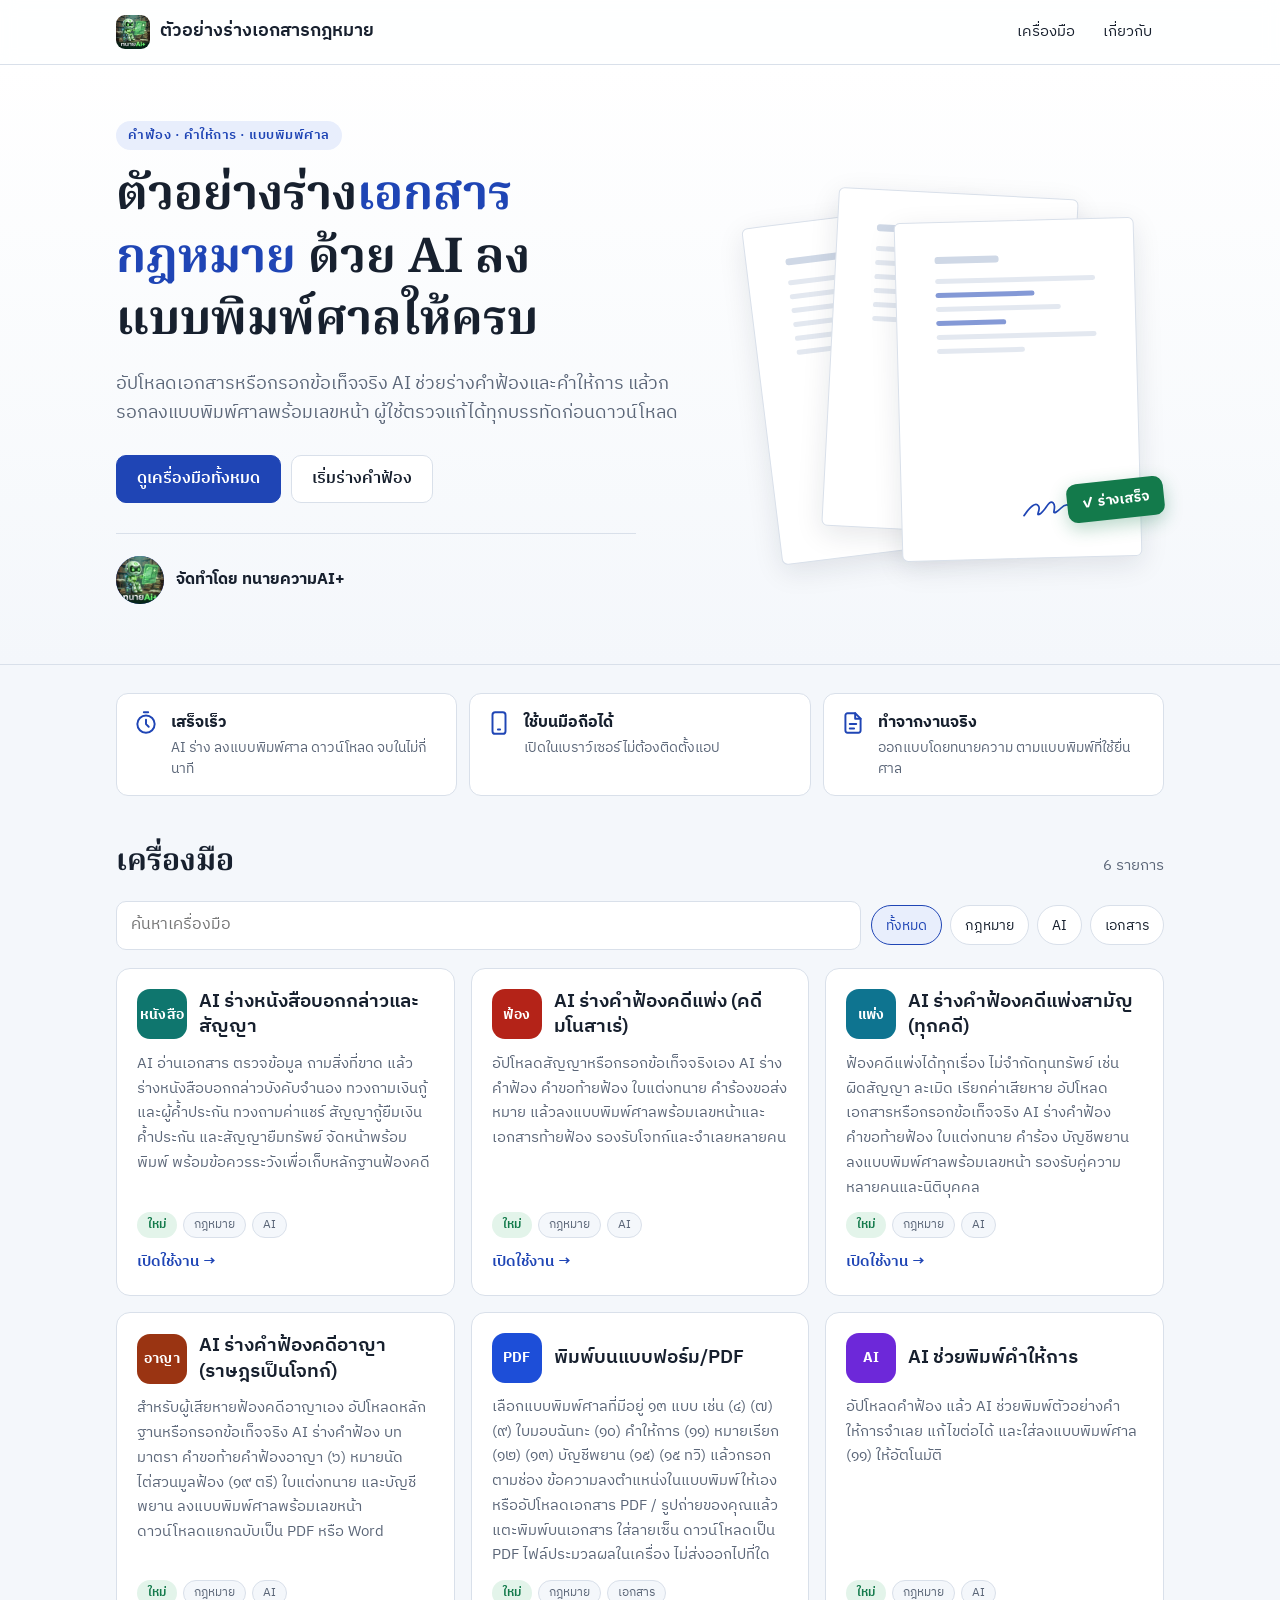
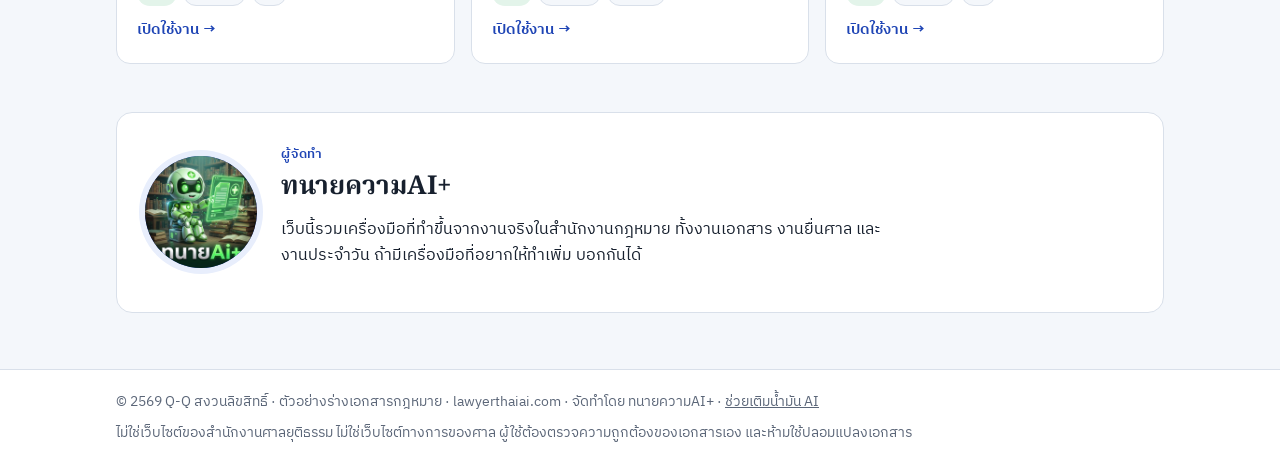
<file: index.html>
<!doctype html>
<html lang="th">
<head>
<meta charset="utf-8">
<meta name="viewport" content="width=device-width,initial-scale=1,viewport-fit=cover">
<title>ตัวอย่างร่างเอกสารกฎหมาย | lawyerthaiai.com</title>
<meta name="description" content="AI ช่วยร่างคำฟ้องและคำให้การ ลงแบบพิมพ์ศาลพร้อมเลขหน้า โดย ทนายความAI+">
<meta property="og:title" content="ตัวอย่างร่างเอกสารกฎหมาย — AI ช่วยร่างคำฟ้อง คำให้การ ลงแบบพิมพ์ศาล โดย ทนายความAI+">
<meta property="og:description" content="AI ช่วยร่างคำฟ้องและคำให้การ ลงแบบพิมพ์ศาลพร้อมเลขหน้า">
<link rel="preconnect" href="https://fonts.googleapis.com">
<link rel="stylesheet" href="https://fonts.googleapis.com/css2?family=IBM+Plex+Sans+Thai:wght@400;500;600;700&family=Noto+Serif+Thai:wght@600;700&display=swap">
<link rel="stylesheet" href="style.css">
<link rel="icon" href="img/favicon.png">
<link rel="apple-touch-icon" href="img/icon.png">
<meta property="og:image" content="https://lawyerthaiai.com/img/logo.jpg">
<style>.logo-mark.img{background:none;padding:0;overflow:hidden}.logo-mark.img img{width:100%;height:100%;object-fit:cover;display:block}.avatar img{object-fit:cover}</style>
</head>
<body>
<header class="site-head">
  <div class="wrap">
    <a class="logo" href="/"><span class="logo-mark img"><img src="img/logo.jpg" alt="ทนาย Ai+"></span><span>ตัวอย่างร่างเอกสารกฎหมาย</span></a>
    <nav class="nav" aria-label="เมนู"><a href="#tools">เครื่องมือ</a><a href="#about">เกี่ยวกับ</a></nav>
  </div>
</header>

<section class="hero">
  <div class="wrap">
    <div>
      <span class="eyebrow">คำฟ้อง · คำให้การ · แบบพิมพ์ศาล</span>
      <h1>ตัวอย่างร่าง<em>เอกสารกฎหมาย</em> ด้วย AI ลงแบบพิมพ์ศาลให้ครบ</h1>
      <p class="lead">อัปโหลดเอกสารหรือกรอกข้อเท็จจริง AI ช่วยร่างคำฟ้องและคำให้การ แล้วกรอกลงแบบพิมพ์ศาลพร้อมเลขหน้า ผู้ใช้ตรวจแก้ได้ทุกบรรทัดก่อนดาวน์โหลด</p>
      <div class="cta"><a class="btn primary" href="#tools">ดูเครื่องมือทั้งหมด</a><a class="btn" href="/complaint/">เริ่มร่างคำฟ้อง</a></div>
      <div class="byline">
        <span class="avatar" data-avatar></span>
        <div><b>จัดทำโดย <span data-site="nickname"></span></b><span data-site="role"></span></div>
      </div>
    </div>
    <div class="papers" aria-hidden="true">
      <div class="sheet a"><i class="t"></i><i></i><i class="m"></i><i></i><i class="s"></i><i></i><i class="m"></i></div>
      <div class="sheet b"><i class="t"></i><i class="m"></i><i></i><i class="s"></i><i></i><i class="m"></i><i></i></div>
      <div class="sheet c">
        <i class="t"></i><i></i><i class="fill"></i><i class="m"></i><i class="fill" style="width:44%"></i><i></i><i class="s"></i>
        <svg class="sig" viewBox="0 0 120 40" fill="none"><path d="M4 28c10-14 18-20 22-14s-6 16 2 12 14-22 20-16-4 18 4 14 10-12 18-10 8 8 16 4 16-8 28-6" stroke="#1f45b5" stroke-width="2.6" stroke-linecap="round" stroke-linejoin="round"/></svg>
      </div>
      <div class="stamp">✓ ร่างเสร็จ</div>
    </div>
  </div>
</section>

<main class="wrap">
  <div class="points">
    <div class="point"><svg viewBox="0 0 24 24" fill="none" stroke="currentColor" stroke-width="1.8" stroke-linecap="round" stroke-linejoin="round"><circle cx="12" cy="13" r="8"/><path d="M12 9v4l2.5 2.5M10 2h4"/></svg><div><b>เสร็จเร็ว</b><span>AI ร่าง ลงแบบพิมพ์ศาล ดาวน์โหลด จบในไม่กี่นาที</span></div></div>
    <div class="point"><svg viewBox="0 0 24 24" fill="none" stroke="currentColor" stroke-width="1.8" stroke-linecap="round" stroke-linejoin="round"><rect x="6" y="2" width="12" height="20" rx="2.5"/><path d="M11 18h2"/></svg><div><b>ใช้บนมือถือได้</b><span>เปิดในเบราว์เซอร์ ไม่ต้องติดตั้งแอป</span></div></div>
    <div class="point"><svg viewBox="0 0 24 24" fill="none" stroke="currentColor" stroke-width="1.8" stroke-linecap="round" stroke-linejoin="round"><path d="M14 3H7a2 2 0 0 0-2 2v14a2 2 0 0 0 2 2h10a2 2 0 0 0 2-2V8z"/><path d="M14 3v5h5M9 13h6M9 17h4"/></svg><div><b>ทำจากงานจริง</b><span>ออกแบบโดยทนายความ ตามแบบพิมพ์ที่ใช้ยื่นศาล</span></div></div>
  </div>

  <div class="sec-head" id="tools"><h2>เครื่องมือ</h2><span id="count"></span></div>
  <div class="bar" id="bar" hidden>
    <input class="search" id="q" type="search" placeholder="ค้นหาเครื่องมือ" aria-label="ค้นหาเครื่องมือ">
    <div class="chips" id="chips" role="group" aria-label="หมวดหมู่"></div>
  </div>
  <div class="grid" id="grid" aria-live="polite"></div>

  <section class="about" id="about">
    <span class="avatar" data-avatar></span>
    <div>
      <small>ผู้จัดทำ</small>
      <h2 data-site="nickname"></h2>
      <div class="full" data-site="fullName"></div>
      <div class="role" data-site="role"></div>
      <p data-site="about"></p>
      <div class="links" id="links"></div>
    </div>
  </section>
</main>

<footer class="site-foot">
  <div class="wrap">
    <span>© <span id="yr"></span> Q-Q สงวนลิขสิทธิ์ · ตัวอย่างร่างเอกสารกฎหมาย · lawyerthaiai.com · จัดทำโดย <span data-site="nickname"></span></span>
    <span>ไม่ใช่เว็บไซต์ของสำนักงานศาลยุติธรรม ไม่ใช่เว็บไซต์ทางการของศาล ผู้ใช้ต้องตรวจความถูกต้องของเอกสารเอง และห้ามใช้ปลอมแปลงเอกสาร</span>
  </div>
</footer>

<script src="apps.js"></script>
<script>
(function(){
  const S=window.SITE||{},apps=window.APPS||[];
  /* owner details */
  document.querySelectorAll('[data-site]').forEach(el=>{const v=S[el.dataset.site];if(v)el.textContent=v;else el.hidden=true});
  const initials='AI+';
  document.querySelectorAll('[data-avatar]').forEach(a=>{
    a.textContent=initials;
    if(S.photo){const im=new Image();im.alt=S.nickname||'';im.onload=()=>{a.textContent='';a.append(im)};im.src=S.photo}
  });
  const links=document.getElementById('links');
  (S.links||[]).forEach(l=>{const a=document.createElement('a');a.href=l.href;a.textContent=l.label;a.target='_blank';a.rel='noopener';links.append(a)});
  document.getElementById('yr').textContent=new Date().getFullYear()+543;

  /* tools */
  const grid=document.getElementById('grid'),q=document.getElementById('q'),chips=document.getElementById('chips');
  document.getElementById('count').textContent=apps.length+' รายการ';
  let tag='';
  const tags=[...new Set(apps.flatMap(a=>a.tags||[]))];
  if(apps.length>=5)document.getElementById('bar').hidden=false; // search appears once the list is long
  ['ทั้งหมด',...tags].forEach((t,i)=>{
    const b=document.createElement('button');b.className='chip';b.type='button';b.textContent=t;b.setAttribute('aria-pressed',i===0);
    b.onclick=()=>{tag=i===0?'':t;chips.querySelectorAll('.chip').forEach(c=>c.setAttribute('aria-pressed',c===b));draw()};
    chips.append(b);
  });
  q.addEventListener('input',draw);
  function draw(){
    const s=q.value.trim().toLowerCase();grid.innerHTML='';
    const list=apps.filter(a=>(!tag||(a.tags||[]).includes(tag))&&(!s||(a.name+' '+a.desc+' '+(a.tags||[]).join(' ')).toLowerCase().includes(s)));
    if(!list.length){const e=document.createElement('div');e.className='empty';e.textContent='ไม่พบเครื่องมือที่ค้นหา';grid.append(e);return}
    list.forEach(a=>{
      const c=document.createElement('a');c.className='card';c.href=a.href;
      if(/^https?:/.test(a.href)&&!a.href.includes(location.host)){c.target='_blank';c.rel='noopener'}
      const top=document.createElement('div');top.className='card-top';
      const tile=document.createElement('span');tile.className='tile';tile.style.background=a.color||'#1f45b5';tile.textContent=a.short||a.name.slice(0,2);tile.setAttribute('aria-hidden','true');
      const h=document.createElement('h3');h.textContent=a.name;top.append(tile,h);
      const p=document.createElement('p');p.textContent=a.desc||'';
      const tg=document.createElement('div');tg.className='tags';
      if(a.isNew){const n=document.createElement('span');n.className='tag new';n.textContent='ใหม่';tg.append(n)}
      (a.tags||[]).forEach(t=>{const x=document.createElement('span');x.className='tag';x.textContent=t;tg.append(x)});
      const go=document.createElement('span');go.className='go';go.textContent='เปิดใช้งาน →';
      c.append(top,p,tg,go);grid.append(c);
    });
  }
  draw();
})();
</script>
<script src="donate.js"></script>
</body>
</html>
</file>
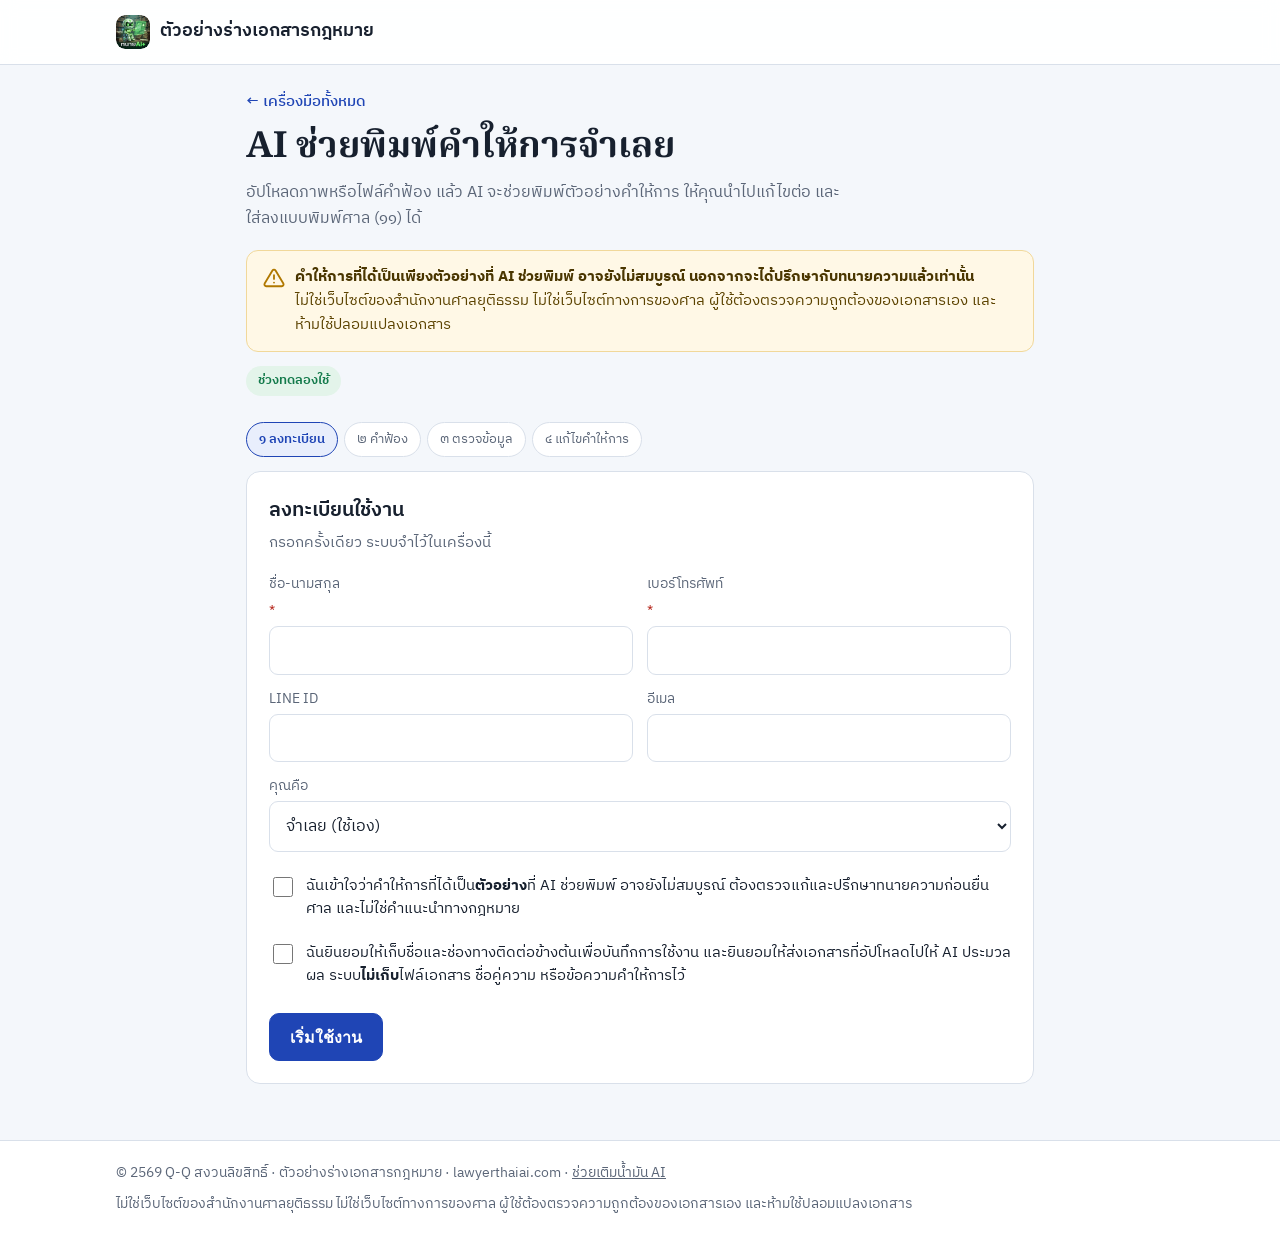
<file: answer/index.html>
<!doctype html>
<html lang="th">
<head>
<meta charset="utf-8">
<meta name="viewport" content="width=device-width,initial-scale=1,viewport-fit=cover">
<title>AI ช่วยพิมพ์คำให้การ</title>
<link rel="icon" href="../img/favicon.png">
<meta name="description" content="อัปโหลดคำฟ้อง แล้วให้ AI ช่วยพิมพ์ตัวอย่างคำให้การจำเลย เพื่อนำไปแก้ไขต่อและปรึกษาทนายความ">
<link rel="preconnect" href="https://fonts.googleapis.com">
<link rel="stylesheet" href="https://fonts.googleapis.com/css2?family=IBM+Plex+Sans+Thai:wght@400;500;600;700&family=Noto+Serif+Thai:wght@600;700&display=swap">
<link rel="stylesheet" href="../style.css">
<style>
/* Layout: one narrow column of numbered steps; each step is a panel that unlocks after the previous one. */
.page{max-width:820px;margin:0 auto;padding-inline:16px;padding-block:24px 56px;width:100%}
.back{display:inline-block;color:var(--ink);text-decoration:none;font-size:15px;font-weight:500;margin-bottom:10px}
.back:hover{text-decoration:underline}
.title{margin:0;font-family:var(--display);font-size:clamp(26px,4.6vw,36px);line-height:1.3;font-weight:700;text-wrap:balance}
.sub{margin:8px 0 0;color:var(--muted);font-size:16px;max-width:60ch}
.warn{margin:18px 0 0;padding:14px 16px;border-radius:12px;background:#fff8e6;border:1px solid #f1d89a;color:#5c4300;font-size:15px;line-height:1.6;display:flex;gap:10px}
.warn b{color:#4a3600}
.warn svg{flex:none;width:22px;height:22px;margin-top:2px;color:#b07800}
.trial{display:inline-block;margin-top:14px;font-size:13px;font-weight:600;color:var(--ok);background:var(--ok-soft);padding:4px 12px;border-radius:999px}

.steps{display:flex;gap:6px;margin:26px 0 14px;flex-wrap:wrap}
.steps span{font-size:13px;padding:6px 12px;border-radius:999px;border:1px solid var(--line);background:var(--panel);color:var(--muted);font-variant-numeric:tabular-nums}
.steps span.on{border-color:var(--ink);background:var(--ink-soft);color:var(--ink);font-weight:600}
.steps span.done{color:var(--ok);border-color:#bfe3cd;background:var(--ok-soft)}

.panel{background:var(--panel);border:1px solid var(--line);border-radius:14px;padding:22px;margin-top:14px}
.panel h2{margin:0 0 4px;font-size:20px;font-weight:600}
.panel .hint{margin:0 0 16px;color:var(--muted);font-size:15px}
.grid2{display:grid;grid-template-columns:repeat(2,minmax(0,1fr));gap:12px 14px}
.grid3{display:grid;grid-template-columns:repeat(3,minmax(0,1fr));gap:12px 14px}
.full{grid-column:1/-1}
label.f{display:flex;flex-direction:column;gap:4px;font-size:14px;color:var(--muted);min-width:0}
label.f input,label.f select,label.f textarea,textarea.body{font:inherit;font-size:16px;color:var(--fg);background:#fff;border:1px solid var(--line);border-radius:9px;padding:10px 12px;width:100%;min-height:46px}
label.f textarea{min-height:110px;resize:vertical;line-height:1.6}
textarea.body{min-height:420px;line-height:1.9;font-family:"Sarabun","IBM Plex Sans Thai",sans-serif;font-size:17px;resize:vertical}
label.f input:focus-visible,label.f select:focus-visible,label.f textarea:focus-visible,textarea.body:focus-visible{outline:2px solid var(--ink);outline-offset:1px}
.req{color:#b42318}
.check{display:flex;gap:10px;align-items:flex-start;font-size:15px;line-height:1.55;padding:10px 0}
.check input{width:20px;height:20px;margin-top:3px;flex:none;accent-color:var(--ink)}
.opts{display:grid;grid-template-columns:repeat(2,minmax(0,1fr));gap:8px}
.tabs{display:flex;gap:6px;padding:4px;background:var(--bg);border:1px solid var(--line);border-radius:12px;margin:0 0 16px}
.tab{flex:1;font:inherit;font-size:15px;font-weight:600;min-height:44px;border:0;border-radius:9px;background:transparent;color:var(--muted);cursor:pointer}
.tab.on{background:#fff;color:var(--ink);box-shadow:0 1px 3px rgba(23,32,46,.12)}
.opt{display:flex;gap:10px;align-items:flex-start;padding:10px 12px;border:1px solid var(--line);border-radius:10px;font-size:15px;line-height:1.45;cursor:pointer;background:#fff}
.opt input{width:18px;height:18px;margin-top:3px;flex:none;accent-color:var(--ink)}
.optw{display:flex;flex-direction:column;gap:6px}.optw textarea{min-height:64px;font:inherit;font-size:15px;border:1px solid var(--line);border-radius:10px;padding:8px 10px;resize:vertical}
.optw textarea[hidden]{display:none}
.ddrop{margin-top:8px;border:1.5px dashed var(--line);border-radius:12px;padding:14px;display:flex;gap:10px;align-items:center;flex-wrap:wrap;background:#fff}
.ddrop .status{flex:1 1 200px}
.opt:has(input:checked){border-color:var(--ink);background:var(--ink-soft)}
.row{display:flex;flex-wrap:wrap;gap:10px;margin-top:18px;align-items:center}
.btn[disabled]{opacity:.5;pointer-events:none}
.btn.ghost{background:transparent}
.drop{border:2px dashed var(--line);border-radius:12px;padding:26px 16px;text-align:center;background:#fbfcfe;display:flex;flex-direction:column;gap:8px;align-items:center}
.drop.over{border-color:var(--ink);background:var(--ink-soft)}
.drop b{font-size:16px}.drop span{color:var(--muted);font-size:14px}
.file-btn{position:relative;overflow:hidden}
.file-btn input{position:absolute;inset:0;opacity:0;cursor:pointer}
.thumbs{display:grid;grid-template-columns:repeat(auto-fill,minmax(110px,1fr));gap:10px;margin-top:14px}
.th{position:relative;border:1px solid var(--line);border-radius:10px;overflow:hidden;background:#fff;aspect-ratio:3/4;display:grid;place-items:center;font-size:13px;color:var(--muted);text-align:center;padding:6px}
.th img{position:absolute;inset:0;width:100%;height:100%;object-fit:cover}
.th button{position:absolute;top:6px;right:6px;width:30px;height:30px;border-radius:50%;border:0;background:rgba(23,32,46,.75);color:#fff;font-size:15px;cursor:pointer}
.th .pg{position:absolute;left:6px;bottom:6px;background:rgba(255,255,255,.9);border-radius:6px;padding:0 6px;font-size:12px;color:var(--fg)}
.busy{display:flex;gap:12px;align-items:center;padding:16px;border-radius:12px;background:var(--ink-soft);color:var(--ink);font-weight:500;margin-top:16px}
.spin{width:22px;height:22px;border-radius:50%;border:3px solid rgba(31,69,181,.25);border-top-color:var(--ink);animation:sp 0.9s linear infinite;flex:none}
@keyframes sp{to{transform:rotate(360deg)}}
@media (prefers-reduced-motion:reduce){.spin{animation-duration:3s}}
.err{margin-top:14px;padding:12px 14px;border-radius:10px;background:#fdecea;border:1px solid #f5c2bd;color:#8a1c12;font-size:15px}
.summary{display:grid;gap:8px;margin:0 0 16px;padding:14px 16px;border-radius:12px;background:var(--bg);border:1px solid var(--line);font-size:15px}
.summary ol{margin:4px 0 0;padding-left:22px}
.summary li{margin:2px 0}
.sec{font-size:14px;font-weight:600;color:var(--fg);margin:18px 0 8px}
.checklist{margin:14px 0 0;padding:14px 16px 14px 36px;border-radius:12px;background:#fff8e6;border:1px solid #f1d89a;font-size:15px}
.checklist li{margin:3px 0}
.status{font-size:14px;color:var(--muted)}
.toast{position:fixed;left:50%;bottom:calc(20px + env(safe-area-inset-bottom,0px));transform:translateX(-50%);background:var(--fg);color:#fff;padding:10px 16px;border-radius:8px;font-size:14px;z-index:60;max-width:calc(100% - 32px)}
@media (max-width:640px){.grid2,.grid3,.opts{grid-template-columns:1fr}.panel{padding:18px 16px}}
</style>
</head>
<body>
<header class="site-head">
  <div class="wrap">
    <a class="logo" href="/"><span class="logo-mark" style="background:none;padding:0;overflow:hidden"><img src="../img/logo.jpg" alt="ทนาย Ai+" style="width:100%;height:100%;object-fit:cover;display:block;border-radius:inherit"></span><span>ตัวอย่างร่างเอกสารกฎหมาย</span></a>
  </div>
</header>

<main class="page">
  <a class="back" href="/">← เครื่องมือทั้งหมด</a>
  <h1 class="title">AI ช่วยพิมพ์คำให้การจำเลย</h1>
  <p class="sub">อัปโหลดภาพหรือไฟล์คำฟ้อง แล้ว AI จะช่วยพิมพ์ตัวอย่างคำให้การ ให้คุณนำไปแก้ไขต่อ และใส่ลงแบบพิมพ์ศาล (๑๑) ได้</p>
  <div class="warn" role="note">
    <svg viewBox="0 0 24 24" fill="none" stroke="currentColor" stroke-width="2" stroke-linecap="round" stroke-linejoin="round" aria-hidden="true"><path d="M12 9v4M12 17h.01"/><path d="M10.3 3.9 1.8 18a2 2 0 0 0 1.7 3h17a2 2 0 0 0 1.7-3L13.7 3.9a2 2 0 0 0-3.4 0z"/></svg>
    <div><b>คำให้การที่ได้เป็นเพียงตัวอย่างที่ AI ช่วยพิมพ์ อาจยังไม่สมบูรณ์ นอกจากจะได้ปรึกษากับทนายความแล้วเท่านั้น</b><br>
    ไม่ใช่เว็บไซต์ของสำนักงานศาลยุติธรรม ไม่ใช่เว็บไซต์ทางการของศาล ผู้ใช้ต้องตรวจความถูกต้องของเอกสารเอง และห้ามใช้ปลอมแปลงเอกสาร</div>
  </div>
  <span class="trial" id="trial">ช่วงทดลองใช้</span>

  <div class="steps" id="steps"><span data-s="1">๑ ลงทะเบียน</span><span data-s="2">๒ คำฟ้อง</span><span data-s="3">๓ ตรวจข้อมูล</span><span data-s="4">๔ แก้ไขคำให้การ</span></div>

  <!-- step 1 -->
  <section class="panel" id="s1" hidden>
    <h2>ลงทะเบียนใช้งาน</h2>
    <p class="hint">กรอกครั้งเดียว ระบบจำไว้ในเครื่องนี้</p>
    <form id="regForm" class="grid2" novalidate>
      <label class="f">ชื่อ-นามสกุล <span class="req">*</span><input id="rName" autocomplete="name" required></label>
      <label class="f">เบอร์โทรศัพท์ <span class="req">*</span><input id="rPhone" inputmode="tel" autocomplete="tel" required></label>
      <label class="f">LINE ID<input id="rLine"></label>
      <label class="f">อีเมล<input id="rEmail" type="email" autocomplete="email"></label>
      <label class="f full">คุณคือ
        <select id="rRole"><option>จำเลย (ใช้เอง)</option><option>ญาติหรือผู้แทนจำเลย</option><option>ทนายความ</option><option>นักศึกษากฎหมาย</option><option>อื่น ๆ</option></select></label>
      <div class="full">
        <label class="check"><input type="checkbox" id="rC1"><span>ฉันเข้าใจว่าคำให้การที่ได้เป็น<b>ตัวอย่าง</b>ที่ AI ช่วยพิมพ์ อาจยังไม่สมบูรณ์ ต้องตรวจแก้และปรึกษาทนายความก่อนยื่นศาล และไม่ใช่คำแนะนำทางกฎหมาย</span></label>
        <label class="check"><input type="checkbox" id="rC2"><span>ฉันยินยอมให้เก็บชื่อและช่องทางติดต่อข้างต้นเพื่อบันทึกการใช้งาน และยินยอมให้ส่งเอกสารที่อัปโหลดไปให้ AI ประมวลผล ระบบ<b>ไม่เก็บ</b>ไฟล์เอกสาร ชื่อคู่ความ หรือข้อความคำให้การไว้</span></label>
      </div>
      <div class="full row" style="margin-top:4px"><button class="btn primary" type="submit" id="regBtn">เริ่มใช้งาน</button><span class="status" id="regMsg"></span></div>
    </form>
  </section>

  <!-- step 2 -->
  <section class="panel" id="s2" hidden>
    <h2>คำฟ้องของโจทก์</h2>
    <div class="tabs" role="tablist"><button class="tab on" type="button" id="tabUp" role="tab" aria-selected="true">อัปโหลดคำฟ้อง</button><button class="tab" type="button" id="tabMan" role="tab" aria-selected="false">กรอกเอง (ไม่ต้องอัปโหลด)</button></div>
    <div id="paneUp">
    <p class="hint">ถ่ายภาพ<b>เฉพาะหน้าคำฟ้องและคำขอท้ายคำฟ้อง</b> ให้ชัด ตรง ไม่มีเงา หรือใช้ไฟล์ PDF ได้ สูงสุด 12 ไฟล์ <b>ไม่ต้องใส่เอกสารท้ายคำฟ้อง</b> (สัญญา ใบเสร็จ ฯลฯ) เพราะ AI ใช้แค่หน้าคำฟ้อง และค่าใช้จ่ายคิดตามจำนวนหน้า</p>
    <div class="drop" id="drop">
      <b>ลากไฟล์มาวางที่นี่</b><span>ภาพ JPG / PNG หรือ PDF</span>
      <span class="btn file-btn">เลือกไฟล์ / ถ่ายภาพ<input id="fileIn" type="file" accept="image/*,application/pdf" multiple></span>
    </div>
    <div class="thumbs" id="thumbs"></div>
    <div class="row"><button class="btn primary" id="readBtn" disabled>ให้ AI อ่านคำฟ้อง</button><span class="status" id="quota"></span></div>
    <div class="busy" id="busy2" hidden><span class="spin"></span><span id="busy2t">AI กำลังอ่านคำฟ้อง ใช้เวลาประมาณ 20–60 วินาที</span></div>
    </div>
    <div id="paneMan" hidden>
      <p class="hint">สรุปคำฟ้องเองโดยไม่ต้องอัปโหลด ถูกกว่าเพราะไม่ต้องให้ AI อ่านภาพ แต่ยิ่งสรุปละเอียด คำให้การยิ่งตอบได้ครบทุกข้อกล่าวหา</p>
      <div class="grid2">
        <label class="f">ศาล<input id="mCourt" placeholder="เช่น ศาลจังหวัดสมุทรปราการ"></label>
        <label class="f">คดีหมายเลขดำที่<input id="mBlack" placeholder="เช่น ผบ.๑๒๓๔/๒๕๖๙"></label>
        <label class="f">ความ (ประเภทคดี)<select id="mKind"><option>แพ่ง</option><option>อาญา</option><option>ผู้บริโภค</option><option>แรงงาน</option></select></label>
        <label class="f">ข้อหา / เรื่อง<input id="mMatter" placeholder="เช่น ผิดสัญญากู้ยืมเงิน"></label>
        <label class="f full">โจทก์ (หลายคนคั่นด้วย , )<input id="mPlaintiff" placeholder="เช่น นายสมชาย ใจดี"></label>
        <label class="f full">จำเลย (บรรทัดละ ๑ คน ตามลำดับจำเลยที่ ๑, ๒ …)<textarea id="mDefs" rows="2" placeholder="นายสมศักดิ์ ทดลองดี"></textarea></label>
        <label class="f">ทุนทรัพย์ / จำนวนเงินที่ฟ้อง<input id="mAmount" placeholder="เช่น ๒๐๘,๖๘๔.๙๓ บาท"></label>
        <label class="f">วันนัด (ถ้ามี)<input id="mHearing" placeholder="เช่น ๑๕ ธันวาคม ๒๕๖๙ เวลา ๐๙.๐๐ น."></label>
        <label class="f full">สรุปคำฟ้อง: โจทก์กล่าวหาว่าอย่างไร (บรรทัดละ ๑ ข้อ)<textarea id="mAllege" rows="6" placeholder="เช่น&#10;จำเลยกู้เงินโจทก์ ๑๕๐,๐๐๐ บาท เมื่อวันที่ ๑ มีนาคม ๒๕๖๗ ดอกเบี้ยร้อยละ ๑๕ ต่อปี&#10;ครบกำหนดแล้วจำเลยไม่ชำระ โจทก์ทวงถามแล้ว&#10;คิดยอดหนี้ถึงวันฟ้อง ๒๐๘,๖๘๔.๙๓ บาท"></textarea></label>
        <label class="f full">คำขอท้ายคำฟ้อง (ถ้าทราบ บรรทัดละ ๑ ข้อ)<textarea id="mRelief" rows="3" placeholder="เช่น ให้จำเลยชำระเงิน ๒๐๘,๖๘๔.๙๓ บาท พร้อมดอกเบี้ย"></textarea></label>
      </div>
      <div class="row"><button class="btn primary" id="manBtn">ถัดไป: ใส่ข้อต่อสู้</button><span class="status" id="quota2"></span></div>
      <div class="busy" id="busyM" hidden><span class="spin"></span><span>กำลังเริ่มคดี…</span></div>
    </div>
    <div class="err" id="err2" hidden></div>
  </section>

  <!-- step 3 -->
  <section class="panel" id="s3" hidden>
    <h2 id="s3h">ตรวจข้อมูลที่ AI อ่านได้</h2>
    <p class="hint">แก้ให้ถูกต้องก่อน ข้อมูลส่วนนี้จะลงในแบบพิมพ์ (๑๑)</p>
    <div class="summary" id="summary"></div>
    <div class="grid2">
      <label class="f">ศาล<input id="fCourt"></label>
      <label class="f">คดีหมายเลขดำที่<input id="fBlack" placeholder="เช่น ผบ.๑๒๓๔/๒๕๖๙"></label>
      <label class="f">ความ (ประเภทคดี)<input id="fKind" placeholder="เช่น แพ่ง"></label>
      <label class="f">จำเลยผู้ให้การ (ข้าพเจ้า)<select id="fWho"></select></label>
      <label class="f full">โจทก์<input id="fPlaintiff"></label>
      <label class="f full">จำเลย<input id="fDefendants"></label>
    </div>
    <p class="sec">ข้อมูลของผู้ให้การ</p>
    <div class="grid3">
      <label class="f">อายุ (ปี)<input id="dAge" inputmode="numeric"></label>
      <label class="f">เชื้อชาติ<input id="dNat"></label>
      <label class="f">อาชีพ<input id="dOcc"></label>
      <label class="f">บ้านเลขที่<input id="dHouse"></label>
      <label class="f">หมู่ที่<input id="dMoo"></label>
      <label class="f">ถนน<input id="dRoad"></label>
      <label class="f">ตรอก/ซอย<input id="dSoi"></label>
      <label class="f">ตำบล/แขวง<input id="dSub"></label>
      <label class="f">อำเภอ/เขต<input id="dDist"></label>
      <label class="f">จังหวัด<input id="dProv"></label>
      <label class="f">รหัสไปรษณีย์<input id="dPost" inputmode="numeric"></label>
      <label class="f">โทรศัพท์<input id="dTel" inputmode="tel"></label>
    </div>
    <p class="sec">ฝั่งจำเลยจะต่อสู้อย่างไร (เลือกได้หลายข้อ)</p>
    <div class="opts" id="opts"></div>
    <label class="f" style="margin-top:12px">เล่าข้อเท็จจริงฝั่งจำเลยเพิ่มเติม (ยิ่งละเอียด ร่างยิ่งตรง)
      <textarea id="facts" placeholder="เช่น จำเลยกู้เงินจริง ๕๐,๐๐๐ บาท ชำระไปแล้ว ๒๐ งวด งวดละ ๒,๐๐๐ บาท มีหลักฐานการโอน ยอดที่โจทก์ฟ้องรวมดอกเบี้ยและค่าปรับสูงเกินจริง…"></textarea></label>
    <p class="sec">เอกสารฝั่งจำเลย (ถ้ามี)</p>
    <div class="ddrop" id="ddrop">
      <span class="btn file-btn">เลือกไฟล์ / ถ่ายภาพ<input id="dFileIn" type="file" accept="image/*,application/pdf" multiple></span>
      <span class="status">เช่น สลิปโอนเงิน ใบเสร็จ สัญญา ข้อความแชท AI จะอ่านประกอบการร่างและอ้างเป็นเอกสารท้ายคำให้การ ล.๑ ล.๒ … (สูงสุด ๘ ไฟล์ ไม่ถูกเก็บไว้ในระบบ ถ้ารีเฟรชหน้าต้องเลือกใหม่)</span>
    </div>
    <div class="thumbs" id="dthumbs"></div>
    <div class="row"><button class="btn primary" id="draftBtn">ให้ AI ช่วยพิมพ์คำให้การ</button><button class="btn ghost" id="restart3">เริ่มคดีใหม่</button></div>
    <div class="busy" id="busy3" hidden><span class="spin"></span><span>AI กำลังพิมพ์ตัวอย่างคำให้การ ใช้เวลาประมาณ 30–90 วินาที</span></div>
    <div class="err" id="err3" hidden></div>
  </section>

  <!-- step 4 -->
  <section class="panel" id="s4" hidden>
    <h2>ตัวอย่างคำให้การ (แก้ไขได้)</h2>
    <p class="hint">ข้อความด้านล่างต่อจาก "ข้อ ๑." ในแบบพิมพ์ เติมส่วนที่เป็น [ระบุ…] และแก้ให้ตรงกับข้อเท็จจริง</p>
    <div class="warn" style="margin:0 0 14px"><svg viewBox="0 0 24 24" fill="none" stroke="currentColor" stroke-width="2" aria-hidden="true"><circle cx="12" cy="12" r="9"/><path d="M12 8v5M12 16h.01" stroke-linecap="round"/></svg><div>ตัวอย่างนี้อาจยังไม่สมบูรณ์ นอกจากจะได้ปรึกษากับทนายความแล้วเท่านั้น</div></div>
    <textarea class="body" id="body" aria-label="ข้อความคำให้การ" spellcheck="false"></textarea>
    <ul class="checklist" id="checklist" hidden></ul>
    <label class="check"><input type="checkbox" id="thDigits" checked><span>ใช้เลขไทยเมื่อใส่ลงแบบพิมพ์</span></label>
    <div class="row">
      <button class="btn primary" id="toForm">ใส่ลงแบบพิมพ์ (๑๑) แล้วดาวน์โหลด PDF</button>
      <button class="btn" id="copyBtn">คัดลอกข้อความ</button>
      <button class="btn ghost" id="redraft">ให้ AI พิมพ์ใหม่</button>
      <button class="btn ghost" id="restart4">เริ่มคดีใหม่</button>
    </div>
  </section>
</main>

<footer class="site-foot">
  <div class="wrap">
    <span>© <span id="yr"></span> Q-Q สงวนลิขสิทธิ์ · ตัวอย่างร่างเอกสารกฎหมาย · lawyerthaiai.com</span>
    <span>ไม่ใช่เว็บไซต์ของสำนักงานศาลยุติธรรม ไม่ใช่เว็บไซต์ทางการของศาล ผู้ใช้ต้องตรวจความถูกต้องของเอกสารเอง และห้ามใช้ปลอมแปลงเอกสาร</span>
  </div>
</footer>
<div class="toast" id="toast" hidden></div>

<script src="../account.js"></script>
<script src="../donate.js"></script>
<script src="config.js"></script>
<script>
(function(){
const $=id=>document.getElementById(id);
const MOCK=/[?&]mock=1/.test(location.search);
const API=(window.ANSWER_API||'').trim();
$('yr').textContent=new Date().getFullYear()+543;
let toastT;const toast=t=>{const e=$('toast');e.textContent=t;e.hidden=false;clearTimeout(toastT);toastT=setTimeout(()=>e.hidden=true,3000)};
const LS={get(k,d){try{const v=localStorage.getItem(k);return v==null?d:JSON.parse(v)}catch(e){return d}},set(k,v){try{localStorage.setItem(k,JSON.stringify(v))}catch(e){}},del(k){try{localStorage.removeItem(k)}catch(e){}}};
const TH='๐๑๒๓๔๕๖๗๘๙',toTh=s=>String(s||'').replace(/[0-9]/g,d=>TH[d]),toAr=s=>String(s||'').replace(/[๐-๙]/g,d=>TH.indexOf(d));
const uid=()=>(crypto.randomUUID?crypto.randomUUID():Date.now().toString(36)+Math.random().toString(36).slice(2));

let user=LS.get('answerUser',null);
let W=LS.get('answerWork',{});         // working state: extracted, jobId, form fields, body…
let files=[];                            // {name,mime,data,url,pages}
const saveW=()=>LS.set('answerWork',W);

/* ---------- API ---------- */
async function api(action,payload){
  if(MOCK)return mock(action,payload);
  if(!API)throw new Error('ยังไม่ได้ตั้งค่าระบบหลังบ้าน (config.js)');
  const r=await fetch(API,{method:'POST',body:JSON.stringify(Object.assign({action},payload))});
  if(!r.ok)throw new Error('เชื่อมต่อระบบไม่ได้ ('+r.status+')');
  const j=await r.json();if(!j.ok)throw new Error(j.error||'ระบบขัดข้อง');return j;
}

/* ---------- steps ---------- */
function show(n){
  [1,2,3,4].forEach(i=>{$('s'+i).hidden=i!==n});
  document.querySelectorAll('#steps span').forEach(s=>{const k=+s.dataset.s;s.className=k===n?'on':(k<n?'done':'')});
  W.step=n;saveW();
}
async function refreshQuota(){
  if(!user)return;
  try{const st=await api('status',{userId:user.userId});
    if(!st.open){$('quota').textContent='ระบบปิดให้บริการชั่วคราว';$('readBtn').disabled=true;return}
    $('quota').textContent='วันนี้ใช้ได้อีก '+toTh(st.leftToday)+' คดี';$('quota2').textContent=$('quota').textContent;
    if(!st.registered){show(1)}
  }catch(e){$('quota').textContent=''}
}

/* ---------- step 1: register ---------- */
if(user){['rName','rPhone','rLine','rEmail'].forEach((id,i)=>$(id).value=user[['name','phone','line','email'][i]]||'');$('rRole').value=user.role||$('rRole').value}
$('regForm').addEventListener('submit',async e=>{
  e.preventDefault();
  const name=$('rName').value.trim(),phone=$('rPhone').value.trim();
  if(!name||!phone){$('regMsg').textContent='กรุณากรอกชื่อและเบอร์โทรศัพท์';return}
  if(!$('rC1').checked||!$('rC2').checked){$('regMsg').textContent='กรุณาติ๊กยอมรับทั้ง 2 ข้อ';return}
  const u={userId:(user&&user.userId)||uid(),name,phone,line:$('rLine').value.trim(),email:$('rEmail').value.trim(),role:$('rRole').value};
  $('regBtn').disabled=true;$('regMsg').textContent='กำลังบันทึก…';
  try{await api('register',Object.assign({consent:true},u));user=u;LS.set('answerUser',u);$('regMsg').textContent='';show(2);refreshQuota()}
  catch(err){$('regMsg').textContent=err.message}
  finally{$('regBtn').disabled=false}
});

/* ---------- step 2: files ---------- */
const MAX_FILES=12,MAX_BYTES=14e6;
const b64=buf=>{let s='';const u=new Uint8Array(buf);for(let i=0;i<u.length;i+=0x8000)s+=String.fromCharCode.apply(null,u.subarray(i,i+0x8000));return btoa(s)};
async function readFile(f){ /* PDF as is; photos shrunk to 2000 px JPEG */
  if(f.type==='application/pdf'||/\.pdf$/i.test(f.name)){const buf=await f.arrayBuffer();return{name:f.name,mime:'application/pdf',data:b64(buf),size:buf.byteLength}}
  if(/^image\//.test(f.type)||/\.(jpe?g|png|webp|heic)$/i.test(f.name)){
    const img=new Image(),u=URL.createObjectURL(f);img.src=u;await img.decode();
    const sc=Math.min(1,1500/Math.max(img.naturalWidth,img.naturalHeight)),c=document.createElement('canvas'); /* 1500 px: clear enough for typed court papers, ~40% fewer AI tokens than 2000 */
    c.width=Math.round(img.naturalWidth*sc);c.height=Math.round(img.naturalHeight*sc);const g=c.getContext('2d');g.fillStyle='#fff';g.fillRect(0,0,c.width,c.height);g.drawImage(img,0,0,c.width,c.height);
    URL.revokeObjectURL(u);const url=c.toDataURL('image/jpeg',.85);return{name:f.name,mime:'image/jpeg',data:url.split(',')[1],url,size:url.length*.75}}
  toast('รองรับเฉพาะภาพและ PDF: '+f.name);return null;
}
async function addFiles(list){
  for(const f of list){
    if(files.length>=MAX_FILES){toast('ใส่ได้สูงสุด 12 ไฟล์');break}
    try{const r=await readFile(f);if(r)files.push(r)}catch(e){toast('เปิดไฟล์ไม่ได้: '+f.name)}
  }
  drawThumbs();
  if(files.length>8)toast('ใส่แค่หน้าคำฟ้องก็พอ ไม่ต้องใส่เอกสารท้ายคำฟ้อง');
}
/* defendant's own documents (step 3): read by the AI with the draft, cited as ล.๑ ล.๒ … */
let dfiles=[];const DMAX=8,DBYTES=10e6;
async function addDefFiles(list){
  for(const f of list){if(dfiles.length>=DMAX){toast('เอกสารจำเลยใส่ได้สูงสุด ๘ ไฟล์');break}
    try{const r=await readFile(f);if(r){if(dfiles.reduce((s,x)=>s+x.size,0)+r.size>DBYTES){toast('ไฟล์รวมใหญ่เกินไป');break}dfiles.push(r)}}catch(e){toast('เปิดไฟล์ไม่ได้: '+f.name)}}
  drawDefThumbs();
}
function drawDefThumbs(){const h=$('dthumbs');h.innerHTML='';
  dfiles.forEach((f,i)=>{const d=document.createElement('div');d.className='th';
    if(f.url){const im=document.createElement('img');im.src=f.url;im.alt='';d.append(im)}else d.textContent='📄 '+f.name;
    const pg=document.createElement('span');pg.className='pg';pg.textContent='ล.'+toTh(i+1);
    const x=document.createElement('button');x.type='button';x.textContent='✕';x.setAttribute('aria-label','ลบไฟล์นี้');x.onclick=()=>{dfiles.splice(i,1);drawDefThumbs()};
    d.append(pg,x);h.append(d)})}
$('dFileIn').onchange=e=>{addDefFiles([...e.target.files]);e.target.value=''};
(()=>{const z=$('ddrop');['dragenter','dragover'].forEach(t=>z.addEventListener(t,e=>{e.preventDefault()}));z.addEventListener('drop',e=>{e.preventDefault();addDefFiles([...e.dataTransfer.files])})})();
function drawThumbs(){
  const h=$('thumbs');h.innerHTML='';
  files.forEach((f,i)=>{const d=document.createElement('div');d.className='th';
    if(f.url){const im=document.createElement('img');im.src=f.url;im.alt='';d.append(im)}else d.textContent='📄 '+f.name;
    const pg=document.createElement('span');pg.className='pg';pg.textContent=toTh(i+1);
    const x=document.createElement('button');x.type='button';x.textContent='✕';x.setAttribute('aria-label','ลบไฟล์นี้');x.onclick=()=>{files.splice(i,1);drawThumbs()};
    d.append(pg,x);h.append(d)});
  const total=files.reduce((s,f)=>s+f.size,0);
  $('readBtn').disabled=!files.length||total>MAX_BYTES;
  if(total>MAX_BYTES)toast('ไฟล์รวมใหญ่เกินไป ลองลดจำนวนหน้า');
}
$('fileIn').onchange=e=>{addFiles([...e.target.files]);e.target.value=''};
const drop=$('drop');
['dragenter','dragover'].forEach(t=>drop.addEventListener(t,e=>{e.preventDefault();drop.classList.add('over')}));
['dragleave','drop'].forEach(t=>drop.addEventListener(t,()=>drop.classList.remove('over')));
drop.addEventListener('drop',e=>{e.preventDefault();addFiles([...e.dataTransfer.files])});

/* ---------- step 2 (กรอกเอง): the user summarises the complaint; no AI reading, only a job number and quota ---------- */
const MAN=['mCourt','mBlack','mKind','mMatter','mPlaintiff','mDefs','mAmount','mHearing','mAllege','mRelief'];
function setTab(man){$('tabUp').classList.toggle('on',!man);$('tabMan').classList.toggle('on',man);$('tabUp').setAttribute('aria-selected',!man);$('tabMan').setAttribute('aria-selected',man);
  $('paneUp').hidden=man;$('paneMan').hidden=!man;$('err2').hidden=true;LS.set('answerTab',man?'man':'up')}
$('tabUp').onclick=()=>setTab(false);$('tabMan').onclick=()=>setTab(true);
(()=>{const d=LS.get('answerMan',{});MAN.forEach(k=>{if(d[k]!=null)$(k).value=d[k]});MAN.forEach(k=>$(k).addEventListener('input',()=>{const o={};MAN.forEach(x=>o[x]=$(x).value);LS.set('answerMan',o)}));
  if(LS.get('answerTab','up')==='man')setTab(true)})();
const lines=k=>$(k).value.split(/\n+/).map(s=>s.trim()).filter(Boolean);
$('manBtn').onclick=async()=>{
  const defs=lines('mDefs'),miss=[];if(!$('mPlaintiff').value.trim())miss.push('โจทก์');if(!defs.length)miss.push('จำเลย');if(!$('mAllege').value.trim())miss.push('สรุปคำฟ้อง');
  if(miss.length){$('err2').textContent='กรุณากรอก: '+miss.join(', ');$('err2').hidden=false;return}
  $('err2').hidden=true;$('busyM').hidden=false;$('manBtn').disabled=true;
  const x={court:$('mCourt').value.trim(),blackCaseNo:$('mBlack').value.trim(),caseKind:$('mKind').value,matter:$('mMatter').value.trim(),amount:$('mAmount').value.trim(),
    plaintiffs:$('mPlaintiff').value.split(/\s*,\s*/).filter(Boolean),defendants:defs.map((name,i)=>({name,order:defs.length>1?'จำเลยที่ '+toTh(i+1):'จำเลย'})),
    allegations:lines('mAllege'),relief:lines('mRelief'),attachments:[],hearingDate:$('mHearing').value.trim(),manual:true};
  try{const r=await api('aStart',{userId:user.userId,court:x.court,caseKind:x.caseKind,matter:x.matter});
    W={step:3,jobId:r.jobId,x};fillFromExtract(x);saveW();show(3);window.scrollTo({top:$('s3').offsetTop-80})}
  catch(e){$('err2').textContent=e.message;$('err2').hidden=false}
  finally{$('busyM').hidden=true;$('manBtn').disabled=false;refreshQuota()}
};
$('readBtn').onclick=async()=>{
  $('err2').hidden=true;$('busy2').hidden=false;$('readBtn').disabled=true;
  try{
    const r=await api('extract',{userId:user.userId,files:files.map(f=>({mime:f.mime,data:f.data}))});
    W={step:3,jobId:r.jobId,x:r.data};fillFromExtract(r.data);saveW();files=[];drawThumbs();show(3);window.scrollTo({top:$('s3').offsetTop-80});
  }catch(e){$('err2').textContent=e.message;$('err2').hidden=false}
  finally{$('busy2').hidden=true;$('readBtn').disabled=!files.length;refreshQuota()}
};

/* ---------- step 3: review ---------- */
const OPTIONS=['ปฏิเสธว่าไม่ได้เป็นหนี้หรือไม่ได้ทำตามที่ฟ้อง','รับว่าเป็นหนี้จริง แต่ยอดเงินที่ฟ้องไม่ถูกต้อง','ดอกเบี้ย ค่าปรับ หรือค่าเสียหายสูงเกินกฎหมาย','คดีขาดอายุความ','ได้ชำระหนี้ไปแล้วบางส่วนหรือทั้งหมด','ลายมือชื่อในเอกสารไม่ใช่ของจำเลย','โจทก์ไม่มีอำนาจฟ้อง','ต้องการไกล่เกลี่ยหรือขอผ่อนชำระ','คดีอาญา: ให้การปฏิเสธ','คดีอาญา: ให้การรับสารภาพ'];
/* each chosen line of defence gets its own box for the details behind it */
OPTIONS.forEach((o,i)=>{const w=document.createElement('div');w.className='optw';const l=document.createElement('label');l.className='opt';l.innerHTML='<input type="checkbox" value="'+i+'"><span></span>';l.querySelector('span').textContent=o;
  const t=document.createElement('textarea');t.id='od'+i;t.hidden=true;t.placeholder='รายละเอียดการต่อสู้ข้อนี้ เช่น ชำระแล้วเมื่อใด เท่าใด มีหลักฐานอะไร';t.setAttribute('aria-label','รายละเอียด: '+o);
  l.querySelector('input').addEventListener('change',e=>{t.hidden=!e.target.checked;if(e.target.checked)t.focus()});w.append(l,t);$('opts').append(w)});
const optNotes=()=>W.opts.map(i=>{const d=($('od'+i)||{}).value||'';return OPTIONS[i]+(d.trim()?' — รายละเอียด: '+d.trim():'')});
const FIELDS=['fCourt','fBlack','fKind','fPlaintiff','fDefendants','dAge','dNat','dOcc','dHouse','dMoo','dRoad','dSoi','dSub','dDist','dProv','dPost','dTel'];
function fillDef(d){d=d||{};const m={dAge:d.age,dNat:d.nationality,dOcc:d.occupation,dHouse:d.houseNo,dMoo:d.moo,dRoad:d.road,dSoi:d.soi,dSub:d.subdistrict,dDist:d.district,dProv:d.province,dPost:d.postcode,dTel:d.phone};Object.keys(m).forEach(k=>$(k).value=m[k]||'')}
function fillFromExtract(x){
  $('s3h').textContent=x.manual?'ตรวจข้อมูลคดี แล้วใส่ข้อต่อสู้':'ตรวจข้อมูลที่ AI อ่านได้';
  $('fCourt').value=x.court||'';$('fBlack').value=x.blackCaseNo||'';$('fKind').value=x.caseKind||'';
  $('fPlaintiff').value=(x.plaintiffs||[]).join(', ');
  const defs=x.defendants||[];$('fDefendants').value=defs.map(d=>d.name).filter(Boolean).join(', ');
  const sel=$('fWho');sel.innerHTML='';defs.forEach((d,i)=>{const o=document.createElement('option');o.value=i;o.textContent=(d.order?d.order+' ':'')+(d.name||'');sel.append(o)});
  if(!defs.length){const o=document.createElement('option');o.value=-1;o.textContent='(ไม่พบชื่อจำเลย)';sel.append(o)}
  fillDef(defs[0]);drawSummary(x);
}
$('fWho').onchange=()=>{const d=(W.x.defendants||[])[+$('fWho').value];fillDef(d);saveForm()};
function drawSummary(x){
  const s=$('summary');s.innerHTML='';
  const add=(label,val)=>{if(!val||(Array.isArray(val)&&!val.length))return;const d=document.createElement('div');const b=document.createElement('b');b.textContent=label+' ';d.append(b);
    if(Array.isArray(val)){const ol=document.createElement('ol');val.forEach(v=>{const li=document.createElement('li');li.textContent=v;ol.append(li)});d.append(ol)}else d.append(document.createTextNode(val));s.append(d)};
  add('เรื่อง:',x.matter);add('ทุนทรัพย์:',x.amount);add('ข้อเท็จจริงตามคำฟ้อง',x.allegations);add('คำขอท้ายฟ้อง',x.relief);add('นัดศาล:',x.hearingDate);
  s.hidden=!s.childElementCount;
}
function saveForm(){W.form={};FIELDS.concat(['facts']).concat(OPTIONS.map((o,i)=>'od'+i)).forEach(k=>W.form[k]=$(k).value);W.who=$('fWho').value;W.opts=[...document.querySelectorAll('#opts input:checked')].map(i=>+i.value);saveW()}
function loadForm(){if(!W.form)return;FIELDS.concat(['facts']).concat(OPTIONS.map((o,i)=>'od'+i)).forEach(k=>{if(W.form[k]!=null)$(k).value=W.form[k]});if(W.who!=null)$('fWho').value=W.who;(W.opts||[]).forEach(i=>{const c=document.querySelector('#opts input[value="'+i+'"]');if(c){c.checked=true;$('od'+i).hidden=false}})}
document.querySelector('#s3').addEventListener('input',saveForm);document.querySelector('#s3').addEventListener('change',saveForm);

async function doDraft(){
  saveForm();$('err3').hidden=true;$('busy3').hidden=false;$('draftBtn').disabled=true;$('redraft').disabled=true;
  const x=Object.assign({},W.x,{court:$('fCourt').value,blackCaseNo:$('fBlack').value,caseKind:$('fKind').value,plaintiffs:[$('fPlaintiff').value]});
  const whoSel=$('fWho').selectedOptions[0];
  try{
    const r=await api('draft',{userId:user.userId,jobId:W.jobId,extracted:x,defendantName:whoSel?whoSel.textContent:'',options:optNotes(),facts:$('facts').value,files:dfiles.map(f=>({mime:f.mime,data:f.data,name:f.name}))});
    W.body=r.body;W.checklist=r.checklist||[];saveW();drawDraft();show(4);window.scrollTo({top:$('s4').offsetTop-80});
  }catch(e){$('err3').textContent=e.message;$('err3').hidden=false;if(W.step===4){show(3)}}
  finally{$('busy3').hidden=true;$('draftBtn').disabled=false;$('redraft').disabled=false}
}
$('draftBtn').onclick=doDraft;
$('redraft').onclick=()=>{show(3);doDraft()};

/* ---------- step 4: edit & export ---------- */
function drawDraft(){
  $('body').value=W.body||'';
  const ul=$('checklist');ul.innerHTML='';(W.checklist||[]).forEach(c=>{const li=document.createElement('li');li.textContent=c;ul.append(li)});
  if(W.checklist&&W.checklist.length){const h=document.createElement('b');h.textContent='สิ่งที่ต้องตรวจหรือเติมก่อนยื่น';ul.prepend(h)}
  ul.hidden=!(W.checklist&&W.checklist.length);
}
$('body').addEventListener('input',()=>{W.body=$('body').value;saveW()});
$('copyBtn').onclick=async()=>{const t=$('body').value;try{await navigator.clipboard.writeText(t);toast('คัดลอกแล้ว')}catch(e){$('body').select();toast('กด Ctrl+C เพื่อคัดลอก')}};
function restart(){W={};saveW();files=[];drawThumbs();MAN.forEach(k=>{if($(k).tagName!=='SELECT')$(k).value=''});LS.del('answerMan');dfiles=[];drawDefThumbs();OPTIONS.forEach((o,i)=>{$('od'+i).value='';$('od'+i).hidden=true});['fCourt','fBlack','fKind','fPlaintiff','fDefendants','facts'].forEach(k=>$(k).value='');document.querySelectorAll('#opts input').forEach(c=>c.checked=false);show(2);refreshQuota();window.scrollTo(0,0)}
$('restart3').onclick=restart;$('restart4').onclick=restart;

/* position of each blank on แบบพิมพ์ (๑๑) (PDF จาก Word) in PDF points; L = bottom of the label's text box on that row */
const Y=L=>L-21;
function splitBlack(s){s=toAr(s||'').replace(/\s+/g,'');const m=s.match(/^(.*?)\/(\d{2,4})$/);if(!m)return[s,''];return[m[1],m[2].slice(-2)]}
$('toForm').onclick=()=>{
  W.body=$('body').value;saveForm();
  const th=$('thDigits').checked,T=s=>th?toTh(s):toAr(s);
  const v=k=>T(($(k).value||'').trim());
  const [num,yy]=splitBlack($('fBlack').value);
  const who=$('fWho').selectedOptions[0];const whoName=who&&+who.value>=0?((W.x.defendants||[])[+who.value]||{}).name||'':'';
  const F=(x,L,text)=>({p:0,x,y:Y(L),text});
  const fields=[
    F(426,111,T(num)),F(535,111,T(yy)),F(325,174.4,v('fCourt')),F(309,219,v('fKind')),
    F(150,303.4,v('fPlaintiff')),F(150,349.6,v('fDefendants')),F(183,382.3,T(whoName)),
    F(457,404.6,v('dNat')),F(122,426.9,v('dNat')),F(209,426.9,v('dOcc')),F(543,426.9,v('dAge')),
    F(145,449.2,v('dHouse')),F(251,449.2,v('dMoo')),F(313,449.2,v('dRoad')),F(489,449.2,v('dSoi')),
    F(142,471.4,v('dSub')),F(311,471.4,v('dDist')),F(457,471.4,v('dProv')),
    F(147,493.7,v('dPost')),F(257,493.7,v('dTel'))
  ].filter(f=>f.text);
  const body=T(W.body||'').replace(/^\s*ข้อ\s*[๑1]\s*\.?\s*/,'');
  /* p1: 6 ruled lines 28.3 pt apart starting after "ข้อ ๑"; p2 onward: 21 lines 34.25 pt apart */
  LS.set('pdfImport',{tpl:2,lp:33,fields,flow:{text:body,first:{p:0,x:85,y:547.9,w:488,ind:89,lines:6,lp:28.3},next:{x:85,y:89.1,w:496,lines:21,lp:34.25}},ts:Date.now()});
  location.href='../pdf/?import=1';
};

/* ---------- boot ---------- */
if(!user){show(1)}
else if(W.step===4&&W.body){fillFromExtract(W.x||{});loadForm();drawDraft();show(4)}
else if(W.step===3&&W.x){fillFromExtract(W.x);loadForm();show(3)}
else show(2);
refreshQuota();
if(!API&&!MOCK){$('trial').textContent='ระบบยังไม่ได้เชื่อมต่อหลังบ้าน';$('trial').style.color='#8a1c12';$('trial').style.background='#fdecea'}

/* ---------- demo responses (?mock=1) for testing the screens without the backend ---------- */
function mock(action,p){return new Promise(res=>setTimeout(()=>{
  if(action==='status')res({ok:true,open:true,registered:true,leftToday:3});
  else if(action==='register')res({ok:true});
  else if(action==='aStart')res({ok:true,jobId:'demoM'});
  else if(action==='extract')res({ok:true,jobId:'demo',data:{court:'ศาลจังหวัดสมุทรปราการ',blackCaseNo:'ผบ.1234/2569',caseKind:'แพ่ง',matter:'ผิดสัญญากู้ยืมเงิน',amount:'85,000 บาท',plaintiffs:['บริษัท ตัวอย่าง ลิสซิ่ง จำกัด'],defendants:[{name:'นายตัวอย่าง ทดสอบ',order:'จำเลยที่ ๑',age:'45',nationality:'ไทย',occupation:'รับจ้าง',houseNo:'99/1',moo:'3',road:'สุขุมวิท',soi:'',subdistrict:'บางเมือง',district:'เมืองสมุทรปราการ',province:'สมุทรปราการ',postcode:'10270'}],allegations:['จำเลยทำสัญญากู้ยืมเงินกับโจทก์ 60,000 บาท เมื่อวันที่ 1 มีนาคม 2566','จำเลยผิดนัดชำระตั้งแต่งวดที่ 12','โจทก์บอกกล่าวทวงถามแล้ว จำเลยเพิกเฉย'],relief:['ให้จำเลยชำระเงิน 85,000 บาท พร้อมดอกเบี้ยร้อยละ 5 ต่อปี'],hearingDate:'15 ธันวาคม 2569'}});
  else if(action==='draft')res({ok:true,body:'จำเลยขอปฏิเสธฟ้องของโจทก์ทั้งสิ้น เว้นแต่ที่จะให้การรับไว้โดยชัดแจ้งต่อไปนี้\nข้อ ๒. จำเลยรับว่าได้ทำสัญญากู้ยืมเงินกับโจทก์จริง เป็นเงิน ๖๐,๐๐๐ บาท แต่จำเลยได้ชำระหนี้ให้แก่โจทก์ไปแล้วรวม [ระบุจำนวนงวด] งวด เป็นเงินรวม [ระบุจำนวนเงิน] บาท ยอดหนี้ตามฟ้องจึงไม่ถูกต้อง\nข้อ ๓. ดอกเบี้ยและค่าปรับที่โจทก์คิดคำนวณสูงเกินกว่าที่กฎหมายกำหนด จำเลยไม่ต้องรับผิดในส่วนที่เกิน\nข้อ ๔. ด้วยเหตุดังกล่าวข้างต้น จำเลยจึงขอศาลได้โปรดพิพากษายกฟ้องโจทก์ และให้โจทก์เป็นผู้ชำระค่าฤชาธรรมเนียมและค่าทนายความแทนจำเลย',checklist:['เติมจำนวนงวดและจำนวนเงินที่ชำระแล้ว','แนบหลักฐานการโอนเงิน','ตรวจอัตราดอกเบี้ยตามสัญญา']});
},action==='status'?50:900))}
})();
</script>
</body>
</html>
</file>
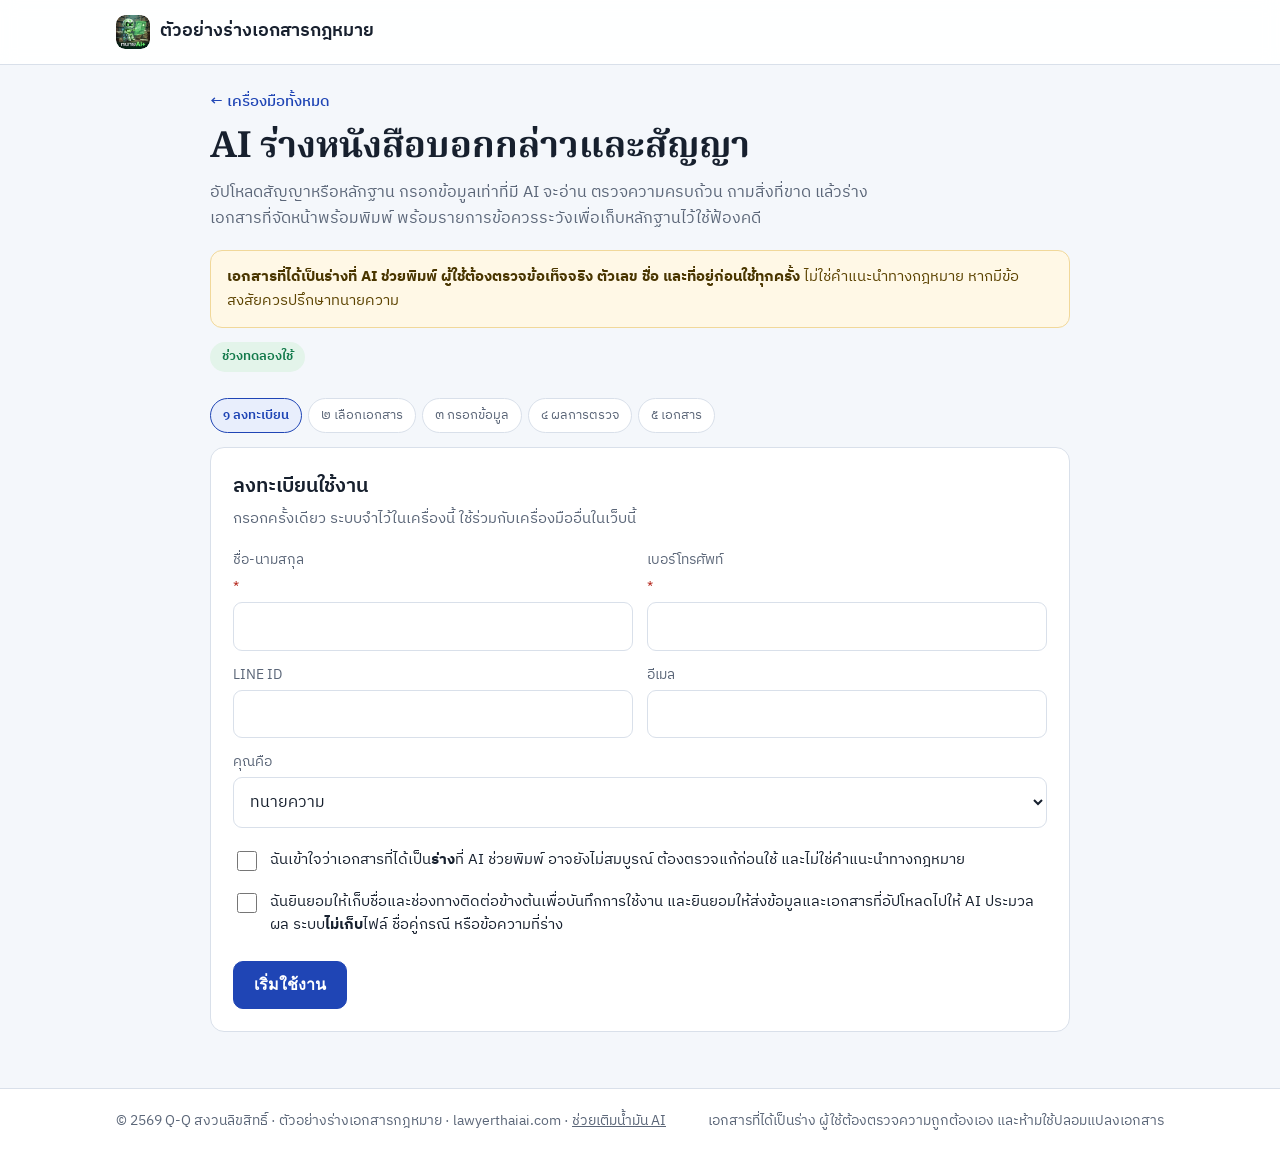
<file: notice/index.html>
<!doctype html>
<html lang="th">
<head>
<meta charset="utf-8">
<meta name="viewport" content="width=device-width,initial-scale=1,viewport-fit=cover">
<title>AI ร่างหนังสือบอกกล่าวและสัญญา</title>
<link rel="icon" href="../img/favicon.png">
<meta name="description" content="AI อ่านเอกสาร ตรวจข้อมูล แล้วร่างหนังสือบอกกล่าวบังคับจำนอง ทวงถามเงินกู้และผู้ค้ำประกัน ทวงถามค่าแชร์ สัญญากู้ยืมเงิน สัญญาค้ำประกัน และสัญญายืมทรัพย์ พร้อมข้อควรระวัง">
<link rel="preconnect" href="https://fonts.googleapis.com">
<link rel="stylesheet" href="https://fonts.googleapis.com/css2?family=IBM+Plex+Sans+Thai:wght@400;500;600;700&family=Noto+Serif+Thai:wght@600;700&family=Sarabun:wght@300;400;600&display=swap">
<link rel="stylesheet" href="../style.css">
<style>
/* Layout: narrow column of numbered steps; the result step shows A4 sheets (the document) beside a checklist of precautions. */
.page{max-width:1120px;margin:0 auto;padding-inline:16px;padding-block:24px 56px;width:100%}
.narrow{max-width:860px;margin:0 auto}
.back{display:inline-block;color:var(--ink);text-decoration:none;font-size:15px;font-weight:500;margin-bottom:10px}
.title{margin:0;font-family:var(--display);font-size:clamp(26px,4.6vw,36px);line-height:1.3;font-weight:700;text-wrap:balance}
.sub{margin:8px 0 0;color:var(--muted);font-size:16px;max-width:66ch}
.warn{margin:18px 0 0;padding:14px 16px;border-radius:12px;background:#fff8e6;border:1px solid #f1d89a;color:#5c4300;font-size:15px;line-height:1.6}
.warn b{color:#4a3600}
.trial{display:inline-block;margin-top:14px;font-size:13px;font-weight:600;color:var(--ok);background:var(--ok-soft);padding:4px 12px;border-radius:999px}
.steps{display:flex;gap:6px;margin:26px 0 14px;flex-wrap:wrap}
.steps span{font-size:13px;padding:6px 12px;border-radius:999px;border:1px solid var(--line);background:var(--panel);color:var(--muted)}
.steps span.on{border-color:var(--ink);background:var(--ink-soft);color:var(--ink);font-weight:600}
.steps span.done{color:var(--ok);border-color:#bfe3cd;background:var(--ok-soft)}
.panel{background:var(--panel);border:1px solid var(--line);border-radius:14px;padding:22px;margin-top:14px}
.panel h2{margin:0 0 4px;font-size:20px;font-weight:600}
.panel .hint{margin:0 0 16px;color:var(--muted);font-size:15px}
.grid2{display:grid;grid-template-columns:repeat(2,minmax(0,1fr));gap:12px 14px}
.grid3{display:grid;grid-template-columns:repeat(3,minmax(0,1fr));gap:12px 14px}
.full{grid-column:1/-1}
label.f{display:flex;flex-direction:column;gap:4px;font-size:14px;color:var(--muted);min-width:0}
label.f input,label.f select,label.f textarea{font:inherit;font-size:16px;color:var(--fg);background:#fff;border:1px solid var(--line);border-radius:9px;padding:10px 12px;width:100%;min-height:46px}
label.f textarea{min-height:80px;resize:vertical;line-height:1.6}
label.f input:focus-visible,label.f select:focus-visible,label.f textarea:focus-visible{outline:2px solid var(--ink);outline-offset:1px}
.req{color:#b42318}
.check{display:flex;gap:10px;align-items:flex-start;font-size:15px;line-height:1.55;padding:8px 0}
.check input{width:20px;height:20px;margin-top:3px;flex:none;accent-color:var(--ink)}
.row{display:flex;flex-wrap:wrap;gap:10px;margin-top:18px;align-items:center}
.btn[disabled]{opacity:.5;pointer-events:none}
.btn.ghost{background:transparent}
.types{display:grid;grid-template-columns:repeat(auto-fill,minmax(230px,1fr));gap:12px}
.type{display:flex;flex-direction:column;gap:6px;text-align:left;font:inherit;padding:16px;border:1px solid var(--line);border-radius:12px;background:#fff;cursor:pointer;color:var(--fg)}
.type:hover{border-color:var(--ink)}
.type[aria-pressed="true"]{border-color:var(--ink);background:var(--ink-soft);box-shadow:inset 0 0 0 1px var(--ink)}
.type b{font-size:16px;font-weight:600}
.type span{font-size:14px;color:var(--muted);line-height:1.5}
.type i{font-style:normal;font-size:12px;font-weight:600;color:var(--ink)}
.card{border:1px solid var(--line);border-radius:12px;padding:16px;margin-top:14px;background:#fbfcfe}
.ptype{display:inline-flex;border:1px solid var(--line);border-radius:999px;overflow:hidden;font-size:14px;font-weight:400}
.ptype button{font:inherit;border:0;background:#fff;padding:6px 12px;cursor:pointer;color:inherit}
.ptype button.on{background:var(--ink,#17202e);color:#fff}
.card h3{margin:0 0 12px;font-size:17px;font-weight:600;display:flex;gap:10px;align-items:center;flex-wrap:wrap}
.card h3 .rm{margin-left:auto;font:inherit;font-size:14px;border:1px solid var(--line);background:#fff;border-radius:8px;padding:4px 12px;min-height:36px;cursor:pointer}
.add{font:inherit;font-size:15px;font-weight:600;color:var(--ink);background:var(--ink-soft);border:1px dashed var(--ink);border-radius:10px;min-height:44px;padding:8px 14px;cursor:pointer;margin-top:10px}
.seg{display:flex;flex-wrap:wrap;gap:8px;margin-bottom:12px}
.seg label{display:flex;gap:8px;align-items:center;border:1px solid var(--line);border-radius:10px;padding:8px 12px;background:#fff;cursor:pointer;font-size:15px}
.seg label:has(input:checked){border-color:var(--ink);background:var(--ink-soft);color:var(--ink)}
.drop{border:2px dashed var(--line);border-radius:12px;padding:20px 16px;text-align:center;background:#fbfcfe;display:flex;flex-direction:column;gap:8px;align-items:center}
.drop b{font-size:16px}.drop span{color:var(--muted);font-size:14px}
.file-btn{position:relative;overflow:hidden}
.file-btn input{position:absolute;inset:0;opacity:0;cursor:pointer}
.files{display:flex;flex-wrap:wrap;gap:8px;margin-top:10px}
.files span{display:inline-flex;gap:6px;align-items:center;font-size:14px;border:1px solid var(--line);border-radius:999px;padding:4px 6px 4px 12px;background:#fff}
.files button{border:0;background:var(--bg);border-radius:50%;width:28px;height:28px;cursor:pointer}
.busy{display:flex;gap:12px;align-items:center;padding:16px;border-radius:12px;background:var(--ink-soft);color:var(--ink);font-weight:500;margin-top:16px}
.spin{width:22px;height:22px;border-radius:50%;border:3px solid rgba(31,69,181,.25);border-top-color:var(--ink);animation:sp .9s linear infinite;flex:none}
@keyframes sp{to{transform:rotate(360deg)}}
@media (prefers-reduced-motion:reduce){.spin{animation-duration:3s}}
.err{margin-top:14px;padding:12px 14px;border-radius:10px;background:#fdecea;border:1px solid #f5c2bd;color:#8a1c12;font-size:15px}
.box{padding:14px 16px;border-radius:12px;border:1px solid var(--line);background:var(--bg);font-size:15px;margin-top:12px}
.box h3{margin:0 0 6px;font-size:15px;font-weight:600}
.box ul{margin:0;padding-left:22px}.box li{margin:3px 0}
.box.issue{background:#fff8e6;border-color:#f1d89a}
.q{display:flex;flex-direction:column;gap:6px;margin-top:12px;font-size:15px}
.q textarea{font:inherit;font-size:16px;border:1px solid var(--line);border-radius:9px;padding:10px 12px;min-height:60px;resize:vertical}
.status{font-size:14px;color:var(--muted)}
/* result */
.result{display:grid;grid-template-columns:minmax(0,1fr) 320px;gap:18px;align-items:start;margin-top:16px}
.tabs{display:flex;gap:6px;flex-wrap:wrap;margin-bottom:10px}
.tab{font:inherit;font-size:14px;font-weight:600;min-height:40px;padding:6px 14px;border-radius:999px;border:1px solid var(--line);background:#fff;cursor:pointer;color:var(--muted)}
.tab[aria-selected="true"]{border-color:var(--ink);background:var(--ink-soft);color:var(--ink)}
.viewer{background:#e9edf3;border-radius:12px;padding:18px;overflow:auto}
.caution{position:sticky;top:80px;background:var(--panel);border:1px solid var(--line);border-radius:12px;padding:16px;font-size:14.5px;line-height:1.55}
.caution h3{margin:0 0 4px;font-size:16px}
.caution label{display:flex;gap:8px;align-items:flex-start;padding:5px 0;border-top:1px solid var(--line)}
.caution label:first-of-type{border-top:0}
.caution input{width:18px;height:18px;margin-top:3px;flex:none;accent-color:var(--ok)}
.caution small{display:block;color:var(--muted);margin:8px 0 2px;font-weight:600}
/* ---------- the document (A4) ---------- */
/*DOC*/
.sheet{width:210mm;min-height:297mm;margin:0 auto 18px;background:#fff;box-shadow:0 2px 14px rgba(23,32,46,.16);padding:25mm 20mm 20mm 30mm;
  font-family:"Sarabun","TH SarabunPSK",sans-serif;font-weight:300;font-size:11pt;line-height:1.62;color:#000;outline:none}
.sheet[contenteditable="true"]:focus{box-shadow:0 0 0 2px var(--ink),0 2px 14px rgba(23,32,46,.16)}
.sheet p{margin:0}
.sheet .from{margin-left:52%;}
.sheet .date{margin:14pt 0 14pt 40%}
.sheet .kv{display:grid;grid-template-columns:auto 1fr;column-gap:10pt}
.sheet .kv .k{white-space:nowrap}
.sheet .kv ol{margin:0;padding-left:16pt}
.sheet .para{text-indent:2.5cm;margin-top:8pt}
.sheet .gap{height:10pt}
.sheet .sign{margin:22pt 0 0 45%;text-align:center}
.sheet .sign .sp{height:30pt}
.sheet .contact{margin-top:26pt;font-size:10pt}
.sheet h1{font-family:inherit;font-size:13pt;font-weight:600;text-align:center;margin:0 0 10pt}
.sheet .place{text-align:right}
.sheet .clause{text-indent:2.5cm;margin-top:6pt}
.sheet .sigs{display:grid;grid-template-columns:1fr 1fr;gap:26pt 20pt;margin-top:30pt;text-align:center}
.sheet .sigs .one{break-inside:avoid}
.sheet b{font-weight:600}
/*/DOC*/
.toast{position:fixed;left:50%;bottom:calc(20px + env(safe-area-inset-bottom,0px));transform:translateX(-50%);background:var(--fg);color:#fff;padding:10px 16px;border-radius:8px;font-size:14px;z-index:60;max-width:calc(100% - 32px)}
@media (max-width:900px){.result{grid-template-columns:1fr}.caution{position:static}}
@media (max-width:640px){.grid2,.grid3{grid-template-columns:1fr}.panel{padding:18px 14px}.card{padding:14px 12px}.viewer{padding:8px}}
</style>
</head>
<body>
<header class="site-head"><div class="wrap"><a class="logo" href="/"><span class="logo-mark" style="background:none;padding:0;overflow:hidden"><img src="../img/logo.jpg" alt="ทนาย Ai+" style="width:100%;height:100%;object-fit:cover;display:block;border-radius:inherit"></span><span>ตัวอย่างร่างเอกสารกฎหมาย</span></a></div></header>

<main class="page">
 <div class="narrow">
  <a class="back" href="/">← เครื่องมือทั้งหมด</a>
  <h1 class="title">AI ร่างหนังสือบอกกล่าวและสัญญา</h1>
  <p class="sub">อัปโหลดสัญญาหรือหลักฐาน กรอกข้อมูลเท่าที่มี AI จะอ่าน ตรวจความครบถ้วน ถามสิ่งที่ขาด แล้วร่างเอกสารที่จัดหน้าพร้อมพิมพ์ พร้อมรายการข้อควรระวังเพื่อเก็บหลักฐานไว้ใช้ฟ้องคดี</p>
  <div class="warn" role="note"><b>เอกสารที่ได้เป็นร่างที่ AI ช่วยพิมพ์ ผู้ใช้ต้องตรวจข้อเท็จจริง ตัวเลข ชื่อ และที่อยู่ก่อนใช้ทุกครั้ง</b> ไม่ใช่คำแนะนำทางกฎหมาย หากมีข้อสงสัยควรปรึกษาทนายความ</div>
  <span class="trial" id="trial">ช่วงทดลองใช้</span>
  <div class="steps" id="steps"><span data-s="1">๑ ลงทะเบียน</span><span data-s="2">๒ เลือกเอกสาร</span><span data-s="3">๓ กรอกข้อมูล</span><span data-s="4">๔ ผลการตรวจ</span><span data-s="5">๕ เอกสาร</span></div>

  <!-- step 1 -->
  <section class="panel" id="s1" hidden>
    <h2>ลงทะเบียนใช้งาน</h2>
    <p class="hint">กรอกครั้งเดียว ระบบจำไว้ในเครื่องนี้ ใช้ร่วมกับเครื่องมืออื่นในเว็บนี้</p>
    <form id="regForm" class="grid2" novalidate>
      <label class="f">ชื่อ-นามสกุล <span class="req">*</span><input id="rName" autocomplete="name" required></label>
      <label class="f">เบอร์โทรศัพท์ <span class="req">*</span><input id="rPhone" inputmode="tel" autocomplete="tel" required></label>
      <label class="f">LINE ID<input id="rLine"></label>
      <label class="f">อีเมล<input id="rEmail" type="email" autocomplete="email"></label>
      <label class="f full">คุณคือ<select id="rRole"><option>ทนายความ</option><option>ผู้ช่วยทนายความ / เสมียนทนาย</option><option>เจ้าหนี้ (ใช้เอง)</option><option>นักศึกษากฎหมาย</option><option>อื่น ๆ</option></select></label>
      <div class="full">
        <label class="check"><input type="checkbox" id="rC1"><span>ฉันเข้าใจว่าเอกสารที่ได้เป็น<b>ร่าง</b>ที่ AI ช่วยพิมพ์ อาจยังไม่สมบูรณ์ ต้องตรวจแก้ก่อนใช้ และไม่ใช่คำแนะนำทางกฎหมาย</span></label>
        <label class="check"><input type="checkbox" id="rC2"><span>ฉันยินยอมให้เก็บชื่อและช่องทางติดต่อข้างต้นเพื่อบันทึกการใช้งาน และยินยอมให้ส่งข้อมูลและเอกสารที่อัปโหลดไปให้ AI ประมวลผล ระบบ<b>ไม่เก็บ</b>ไฟล์ ชื่อคู่กรณี หรือข้อความที่ร่าง</span></label>
      </div>
      <div class="full row" style="margin-top:4px"><button class="btn primary" type="submit" id="regBtn">เริ่มใช้งาน</button><span class="status" id="regMsg"></span></div>
    </form>
  </section>

  <!-- step 2 -->
  <section class="panel" id="s2" hidden>
    <h2>เลือกเอกสารที่ต้องการ</h2>
    <p class="hint">เลือก ๑ ประเภท แล้วกดถัดไป</p>
    <div class="types" id="types"></div>
    <div class="row"><button class="btn primary" id="toForm" disabled>ถัดไป</button><span class="status" id="quota"></span></div>
  </section>

  <!-- step 3 -->
  <section class="panel" id="s3" hidden>
    <h2 id="s3title">กรอกข้อมูล</h2>
    <p class="hint">กรอกเท่าที่มี ช่องที่ว่าง AI จะหาจากเอกสารที่อัปโหลด หรือถามเพิ่มในขั้นถัดไป</p>
    <div class="card">
      <h3>เอกสารประกอบ (ถ้ามี)</h3>
      <div class="drop"><b>สัญญา โฉนด สลิปโอนเงิน แชตทวงถาม ฯลฯ</b><span>ภาพ JPG / PNG หรือ PDF สูงสุด ๑๐ ไฟล์</span>
        <span class="btn file-btn">เลือกไฟล์ / ถ่ายภาพ<input id="fileIn" type="file" accept="image/*,application/pdf" multiple></span></div>
      <div class="files" id="files"></div>
    </div>
    <div id="parties"></div>
    <div class="card"><h3>รายละเอียด</h3><div class="grid2" id="fields"></div></div>
    <div class="card" id="senderCard">
      <h3>ผู้ส่งหนังสือ</h3>
      <div class="seg"><label><input type="radio" name="sender" value="lawyer" checked> ทนายความผู้รับมอบอำนาจ</label><label><input type="radio" name="sender" value="self"> เจ้าหนี้ส่งเอง</label></div>
      <div class="grid2" id="lawyerBox">
        <label class="f">ชื่อทนายความ<input id="lName" placeholder="เช่น นายทนาย ตัวอย่างความ"></label>
        <label class="f">ใบอนุญาตทนายความเลขที่<input id="lLic"></label>
        <label class="f">ชื่อสำนักงาน<input id="lOffice" placeholder="เช่น สำนักงานกฎหมาย …"></label>
        <label class="f">โทรศัพท์<input id="lTel" inputmode="tel"></label>
        <label class="f full">ที่อยู่สำนักงาน<textarea id="lAddr" rows="2"></textarea></label>
      </div>
      <div class="grid2" style="margin-top:12px"><label class="f">วันที่ในหนังสือ<input id="docDate" type="date"></label></div>
    </div>
    <div class="row"><button class="btn primary" id="checkBtn">ให้ AI อ่านและตรวจข้อมูล</button><button class="btn ghost" id="back2">เปลี่ยนประเภท</button></div>
    <div class="busy" id="busy3" hidden><span class="spin"></span><span>AI กำลังอ่านเอกสารและตรวจข้อมูล ประมาณ ๒๐–๖๐ วินาที</span></div>
    <div class="err" id="err3" hidden></div>
  </section>

  <!-- step 4 -->
  <section class="panel" id="s4" hidden>
    <h2>ผลการตรวจ</h2>
    <p class="hint">ตรวจสิ่งที่ AI อ่านได้ ตอบคำถามที่ยังขาด แล้วกดร่างเอกสาร</p>
    <div class="box" id="factsBox"><h3>ข้อมูลที่อ่านได้จากเอกสาร</h3><ul id="facts"></ul></div>
    <div class="box issue" id="issuesBox"><h3>สิ่งที่ต้องระวัง</h3><ul id="issues"></ul></div>
    <div id="qs"></div>
    <div class="row"><button class="btn primary" id="draftBtn">ร่างเอกสาร</button><button class="btn ghost" id="back3">กลับไปแก้ข้อมูล</button></div>
    <div class="busy" id="busy4" hidden><span class="spin"></span><span>AI กำลังร่างเอกสาร ประมาณ ๓๐–๙๐ วินาที</span></div>
    <div class="err" id="err4" hidden></div>
  </section>
 </div>

  <!-- step 5 -->
  <section class="panel" id="s5" hidden>
    <h2>เอกสารพร้อมพิมพ์</h2>
    <p class="hint">คลิกบนกระดาษเพื่อแก้ข้อความได้โดยตรง แล้วพิมพ์ บันทึกเป็น PDF หรือดาวน์โหลดเป็นไฟล์ Word</p>
    <div class="row" style="margin-top:0">
      <button class="btn primary" id="printBtn">พิมพ์ / บันทึก PDF</button>
      <button class="btn" id="wordBtn">ดาวน์โหลด Word</button>
      <button class="btn ghost" id="redraft">ให้ AI ร่างใหม่</button>
      <button class="btn ghost" id="back4">กลับไปแก้ข้อมูล</button>
      <button class="btn ghost" id="restart">เริ่มงานใหม่</button>
    </div>
    <div id="dnHost"></div>
    <div class="result">
      <div><div class="tabs" id="tabs" role="tablist"></div><div class="viewer"><div id="printArea"></div></div></div>
      <aside class="caution" id="caution"></aside>
    </div>
  </section>
</main>

<footer class="site-foot"><div class="wrap"><span>© <span id="yr"></span> Q-Q สงวนลิขสิทธิ์ · ตัวอย่างร่างเอกสารกฎหมาย · lawyerthaiai.com</span><span>เอกสารที่ได้เป็นร่าง ผู้ใช้ต้องตรวจความถูกต้องเอง และห้ามใช้ปลอมแปลงเอกสาร</span></div></footer>
<div class="toast" id="toast" hidden></div>

<script src="../account.js"></script>
<script src="../donate.js"></script>
<script src="../answer/config.js"></script>
<script>
(function(){
'use strict';
const $=id=>document.getElementById(id);
const API=(window.ANSWER_API||'').trim();
$('yr').textContent=new Date().getFullYear()+543;
let toastT;const toast=t=>{const e=$('toast');e.textContent=t;e.hidden=false;clearTimeout(toastT);toastT=setTimeout(()=>e.hidden=true,3000)};
const LS={get(k,d){try{const v=localStorage.getItem(k);return v==null?d:JSON.parse(v)}catch(e){return d}},set(k,v){try{localStorage.setItem(k,JSON.stringify(v))}catch(e){}}};
const TH='๐๑๒๓๔๕๖๗๘๙',toTh=s=>String(s==null?'':s).replace(/[0-9]/g,d=>TH[d]);
const uid=()=>(crypto.randomUUID?crypto.randomUUID():Date.now().toString(36)+Math.random().toString(36).slice(2));
const MONTHS=['มกราคม','กุมภาพันธ์','มีนาคม','เมษายน','พฤษภาคม','มิถุนายน','กรกฎาคม','สิงหาคม','กันยายน','ตุลาคม','พฤศจิกายน','ธันวาคม'];
const thDate=s=>{const m=/^(\d{4})-(\d{2})-(\d{2})$/.exec(s||'');return m?toTh((+m[3])+' '+MONTHS[m[2]-1]+' พ.ศ. '+(+m[1]+543)):''};
const today=()=>new Date(Date.now()-new Date().getTimezoneOffset()*6e4).toISOString().slice(0,10);
/* tidy AI text: Thai digits, drop stray characters the model sometimes emits */
const tidy=s=>toTh(String(s==null?'':s)).replace(/[๜-๿]/g,'').replace(/(?<=[฀-๛])[A-Za-z]{1,3}(?=[฀-๛])/g,'').replace(/\s+/g,' ').trim();
const esc=s=>String(s==null?'':s).replace(/[&<>"]/g,c=>({'&':'&amp;','<':'&lt;','>':'&gt;','"':'&quot;'}[c]));

/* ---------- document types ---------- */
const P=(key,label,min,many)=>({key,label,min,many});
const F=(key,label,type,def,full)=>({key,label,type:type||'text',def,full});
const TYPES={
  mortgage:{name:'บอกกล่าวบังคับจำนอง',kind:'letter',desc:'ถึงลูกหนี้ และผู้จำนองที่เป็นบุคคลอื่น ให้ชำระหนี้ภายในไม่น้อยกว่า ๖๐ วัน ก่อนฟ้องบังคับจำนอง',
    parties:[P('creditor','ผู้รับจำนอง (เจ้าหนี้)',1),P('debtor','ลูกหนี้',1,true),P('mortgagor','ผู้จำนอง (กรณีไม่ใช่ลูกหนี้)',0,true)],
    fields:[F('contractDate','วันที่จดทะเบียนจำนอง','date'),F('limit','วงเงินจำนอง (บาท)'),F('property','ทรัพย์ที่จำนอง เช่น โฉนดที่ดินเลขที่ … เลขที่ดิน … ตำบล … อำเภอ … จังหวัด …','textarea',null,1),
      F('debt','ยอดหนี้ค้างชำระ (บาท)'),F('interest','ดอกเบี้ย (ร้อยละต่อปี)'),F('payment','วิธีชำระ เช่น โอนเข้าบัญชี … หรือชำระที่สำนักงาน','text',null,1),F('days','ให้ชำระภายใน (วัน นับแต่ได้รับหนังสือ)','number','60'),F('details','รายละเอียดเพิ่มเติม','textarea',null,1)]},
  loan:{name:'บอกกล่าวทวงถามเงินกู้ / ผู้ค้ำประกัน',kind:'letter',desc:'แยกฉบับถึงผู้กู้ และผู้ค้ำประกันแต่ละคน (ผู้ค้ำต้องบอกกล่าวภายใน ๖๐ วันนับแต่ลูกหนี้ผิดนัด)',
    parties:[P('creditor','ผู้ให้กู้ (เจ้าหนี้)',1),P('debtor','ผู้กู้',1,true),P('guarantor','ผู้ค้ำประกัน',0,true)],
    fields:[F('contractDate','วันที่ทำสัญญากู้','date'),F('principal','เงินต้น (บาท)'),F('interest','ดอกเบี้ย (ร้อยละต่อปี)'),F('dueDate','วันครบกำหนดชำระ / วันที่ผิดนัด','date'),
      F('debt','ยอดหนี้ค้างชำระ (บาท)'),F('payment','วิธีชำระ เช่น โอนเข้าบัญชี …','text'),F('days','ให้ชำระภายใน (วัน นับแต่ได้รับหนังสือ)','number','15'),F('details','รายละเอียดเพิ่มเติม เช่น ชำระมาแล้วบางส่วน ทวงถามด้วยวาจาแล้ว','textarea',null,1)]},
  share:{name:'บอกกล่าวทวงถามค่าแชร์',kind:'letter',desc:'ลูกแชร์ทวงนายวงแชร์ หรือนายวงแชร์ทวงลูกแชร์ที่ประมูลไปแล้วไม่ส่งค่าแชร์',
    parties:[P('creditor','ผู้ทวงถาม (เจ้าหนี้)',1),P('debtor','ผู้ถูกทวงถาม (ลูกหนี้)',1,true)],
    fields:[F('role','ฐานะ เช่น เจ้าหนี้เป็นลูกแชร์ ลูกหนี้เป็นนายวงแชร์','text',null,1),F('circle','รายละเอียดวงแชร์ เช่น มือละ … บาท จำนวน … มือ เริ่ม … สิ้นสุด … วิธีเปีย','textarea',null,1),
      F('contractDate','วันที่เริ่มวง / วันที่ทำข้อตกลง','date'),F('debt','ยอดเงินที่ทวงถาม (บาท)'),F('payment','วิธีชำระ','text'),F('days','ให้ชำระภายใน (วัน)','number','7'),F('details','รายละเอียดเพิ่มเติม','textarea',null,1)]},
  loanContract:{name:'สัญญากู้ยืมเงิน และ/หรือ ค้ำประกัน',kind:'contract',desc:'ร่างสัญญากู้ยืมเงิน ถ้ามีผู้ค้ำประกันจะแยกเป็นสัญญาค้ำประกันอีกฉบับ',
    parties:[P('lender','ผู้ให้กู้',1),P('borrower','ผู้กู้',1,true),P('guarantor','ผู้ค้ำประกัน',0,true)],
    fields:[F('place','สถานที่ทำสัญญา'),F('date','วันที่ทำสัญญา','date'),F('principal','จำนวนเงินกู้ (บาท)'),F('interest','ดอกเบี้ย (ร้อยละต่อปี ไม่เกิน ๑๕)'),
      F('delivery','วิธีรับเงิน เช่น โอนเข้าบัญชีผู้กู้ … / รับเงินสด','text',null,1),F('repay','การชำระคืน เช่น ผ่อน ๑๐ งวด งวดละ … ทุกวันที่ … เริ่ม …','textarea',null,1),
      F('collateral','หลักประกันอื่น (ถ้ามี)','text',null,1),F('details','ข้อตกลงอื่น','textarea',null,1)]},
  lendContract:{name:'สัญญายืมทรัพย์อื่น ๆ',kind:'contract',ask:true,desc:'ยืมรถ ยืมเครื่องมือ ยืมทองคำ ฯลฯ AI จะถามรายละเอียดก่อนร่างทุกครั้ง',
    parties:[P('lender','ผู้ให้ยืม',1),P('borrower','ผู้ยืม',1,true),P('guarantor','ผู้ค้ำประกัน (ถ้ามี)',0,true)],
    fields:[F('place','สถานที่ทำสัญญา'),F('date','วันที่ทำสัญญา','date'),F('item','ทรัพย์ที่ยืม (ชนิด ยี่ห้อ รุ่น หมายเลข สภาพ มูลค่า)','textarea',null,1),
      F('returnDate','กำหนดส่งคืน','date'),F('details','ข้อตกลงอื่น','textarea',null,1)]}
};
const PF=[['name','ชื่อ-นามสกุล (มีคำนำหน้า)'],['idCard','เลขประจำตัวประชาชน'],['phone','โทรศัพท์'],['addr','ที่อยู่ (ตามทะเบียนบ้าน หรือที่ติดต่อได้)','full']];
/* juristic person: registration, the authorised signer and the head office address */
const JF=[['name','ชื่อนิติบุคคล (เช่น บริษัท ตัวอย่าง จำกัด)'],['regNo','เลขทะเบียนนิติบุคคล'],['phone','โทรศัพท์'],['rep','ผู้มีอำนาจกระทำการแทน (ชื่อ-นามสกุล)'],['repPos','ตำแหน่ง (เว้นว่าง = กรรมการผู้มีอำนาจกระทำการแทน)'],['regDate','วันจดทะเบียน'],
  ['sign','เงื่อนไขการลงชื่อ (ตามหนังสือรับรอง)','full'],['addr','ที่ตั้งสำนักงานใหญ่','full']];
const isCo=n=>/^(บริษัท|บจก\.|บมจ\.|ห้างหุ้นส่วน|หจก\.|ห้าง|สหกรณ์|มูลนิธิ|สมาคม|ธนาคาร)/.test((n||'').trim());
const pos=o=>(o.repPos||'').trim()||'กรรมการผู้มีอำนาจกระทำการแทน';
/* name as typed in signatures: "บริษัท … จำกัด โดย นาย …" */
const pName=o=>o?(o.jur&&o.rep?o.name.trim()+' โดย '+o.rep.trim():(o.name||'')):'';

/* ---------- precautions (checked before sending / signing; kept as evidence for court) ---------- */
const SEND=['ส่งทางไปรษณีย์<b>ลงทะเบียนตอบรับ (EMS/AR)</b> ไปยังภูมิลำเนาตามทะเบียนบ้านของผู้รับทุกคน และที่อยู่ที่ติดต่อได้จริง (ถ้าต่างกัน ส่งทั้งสองแห่ง)',
  'ถ่ายรูปหนังสือทุกหน้า เอกสารที่แนบ และซองจดหมายที่จ่าหน้าแล้ว ก่อนปิดซอง เพื่อพิสูจน์ว่าส่งอะไรไปบ้าง',
  'เก็บใบรับฝาก ใบตอบรับ (ใบเหลือง) และพิมพ์ผลติดตามพัสดุจากเว็บไปรษณีย์ไทย ไว้กับสำนวน',
  'ถ้าหนังสือถูกตีกลับ (ไม่มีผู้รับ ย้ายที่อยู่ ไม่ยอมรับ) เก็บซองไว้ทั้งซอง ห้ามแกะ และตรวจที่อยู่ใหม่จากทะเบียนราษฎร',
  'ทำสำเนาหนังสือเก็บไว้ ๑ ชุด ลงลายมือชื่อจริงทุกฉบับ ถ้าส่งในนามทนายความ ให้แนบสำเนาหนังสือมอบอำนาจ'];
const CAUT={
  mortgage:[['ก่อนส่ง',['กำหนดเวลาชำระต้อง<b>ไม่น้อยกว่า ๖๐ วัน</b>นับแต่วันที่ลูกหนี้ได้รับหนังสือ (ป.พ.พ. มาตรา ๗๒๘) ถ้าน้อยกว่านี้ ฟ้องบังคับจำนองไม่ได้',
      'ถ้าผู้จำนองเป็นบุคคลอื่น (ไม่ใช่ลูกหนี้) ต้องส่งหนังสือแจ้งผู้จำนอง<b>ภายใน ๑๕ วัน</b>นับแต่วันที่ส่งหนังสือถึงลูกหนี้ (มาตรา ๗๓๕)',
      'ตรวจรายการจดทะเบียนจำนองหลังโฉนด (ชื่อผู้จำนอง วงเงิน วันที่จด) ให้ตรงกับหนังสือ และขอคัดสำเนารับรองจากสำนักงานที่ดิน',
      'แนบสำเนาสัญญาจำนอง สำเนาโฉนด และหนังสือมอบอำนาจ (ถ้ามี)']],['การส่งและหลักฐาน',SEND],
    ['เตรียมฟ้อง',['เก็บตารางคำนวณยอดหนี้และดอกเบี้ย ณ วันที่ส่งหนังสือ','นับวันครบ ๖๐ วันจากวันที่ลงในใบตอบรับ แล้วจึงฟ้อง']]],
  loan:[['ก่อนส่ง',['ทำหนังสือ<b>แยกฉบับ</b>ถึงผู้กู้ และผู้ค้ำประกันแต่ละคน',
      'ต้องบอกกล่าวผู้ค้ำประกัน<b>ภายใน ๖๐ วันนับแต่วันที่ลูกหนี้ผิดนัด</b> (ป.พ.พ. มาตรา ๖๘๖) ถ้าช้ากว่านี้ ผู้ค้ำประกันไม่ต้องรับผิดในดอกเบี้ยและค่าเสียหายที่เกิดหลังพ้น ๖๐ วัน',
      'การกู้เงินเกิน ๒,๐๐๐ บาท ต้องมีหลักฐานเป็นหนังสือที่ผู้กู้ลงลายมือชื่อ (มาตรา ๖๕๓) และตรวจว่าสัญญาติดอากรแสตมป์ครบ',
      'ดอกเบี้ยเรียกได้ไม่เกินร้อยละ ๑๕ ต่อปี (มาตรา ๖๕๔) ถ้าสัญญาคิดเกิน อาจเรียกดอกเบี้ยไม่ได้เลย',
      'แนบสำเนาสัญญากู้ สัญญาค้ำประกัน หลักฐานการรับเงิน (สลิปโอน) และตารางยอดหนี้']],['การส่งและหลักฐาน',SEND],
    ['เตรียมฟ้อง',['เก็บสลิปการโอนเงินกู้ และหลักฐานการชำระคืนบางส่วน (ถ้ามี) เรียงตามวันที่','เก็บแชตหรือข้อความทวงถาม โดยแคปหน้าจอให้เห็นชื่อบัญชี วันที่ และเวลา','คดีกู้ยืมเงินมีอายุความ ๑๐ ปี ส่วนดอกเบี้ยค้างชำระมีอายุความ ๕ ปี']]],
  share:[['ก่อนส่ง',['ตรวจว่าวงแชร์เป็นไปตาม พ.ร.บ.การเล่นแชร์ พ.ศ. ๒๕๓๔ (เช่น นายวงเป็นบุคคลธรรมดา จำนวนวง จำนวนสมาชิก ทุนกองกลาง) เพราะอาจกระทบการฟ้องเรียกเงิน',
      'ระบุให้ชัดว่าเจ้าหนี้เป็นลูกแชร์หรือนายวงแชร์ และเงินที่ทวงคืออะไร (เงินกองแชร์ที่ไม่ได้รับ / ค่าแชร์ที่ลูกแชร์ไม่ส่ง)',
      'แนบบัญชีรายชื่อลูกแชร์ ตารางการเปีย และหลักฐานการโอนเงินค่าแชร์ทุกงวด']],['การส่งและหลักฐาน',SEND],
    ['เตรียมฟ้อง',['เก็บแชตกลุ่มไลน์วงแชร์ทั้งหมด (export แชต) และภาพประกาศผลการเปียแต่ละงวด','รวบรวมสลิปโอนเงินจากลูกแชร์คนอื่นที่ยืนยันการเล่นแชร์ และขอให้มาเป็นพยานได้']]],
  loanContract:[['ก่อนลงนาม',['ตรวจบัตรประชาชนตัวจริงของคู่สัญญาทุกคน ถ่ายสำเนาและให้เจ้าของลงชื่อรับรองสำเนา','ดอกเบี้ยต้องไม่เกินร้อยละ ๑๕ ต่อปี (ป.พ.พ. มาตรา ๖๕๔)',
      'สัญญาค้ำประกันต้องทำเป็นหนังสือ ลงลายมือชื่อผู้ค้ำประกัน ระบุหนี้และวงเงินที่ค้ำให้ชัด (มาตรา ๖๘๐ และ ๖๘๑) และห้ามให้ผู้ค้ำที่เป็นบุคคลธรรมดารับผิดอย่างลูกหนี้ร่วม (มาตรา ๖๘๑/๑)',
      'ถ้าผู้กู้หรือผู้ค้ำมีคู่สมรส ควรให้คู่สมรสลงนามให้ความยินยอม']],
    ['ขณะลงนาม',['ให้ลงลายมือชื่อต่อหน้า<b>พยานอย่างน้อย ๒ คน</b> ที่ไม่ใช่คู่สัญญา และให้พยานเขียนชื่อตัวบรรจง','ลงชื่อกำกับทุกหน้า และขีดฆ่าช่องว่างที่ไม่ใช้','ถ่ายรูปหรือวิดีโอขณะลงนามและขณะส่งมอบเงิน','ทำสัญญา ๒ ฉบับ ข้อความตรงกัน เก็บไว้ฝ่ายละฉบับ']],
    ['หลังลงนาม',['ติดอากรแสตมป์ ๑ บาท ต่อทุก ๒,๐๐๐ บาท (เศษของ ๒,๐๐๐ ให้นับเป็น ๒,๐๐๐) สูงสุด ๑๐,๐๐๐ บาท และขีดฆ่า หรือชำระอากรแบบอิเล็กทรอนิกส์ มิฉะนั้นใช้เป็นพยานหลักฐานในศาลไม่ได้',
      'ส่งมอบเงินโดยโอนเข้าบัญชีผู้กู้ เก็บสลิปไว้ ถ้าจ่ายเงินสด ให้ผู้กู้เขียนรับเงินด้วยลายมือตนเอง','เก็บต้นฉบับสัญญาไว้ในที่ปลอดภัย และสแกนเก็บสำรอง']]],
  lendContract:[['ก่อนลงนาม',['แยกให้ชัดว่าเป็นยืมใช้คงรูป (คืนทรัพย์ชิ้นเดิม มาตรา ๖๔๐) หรือยืมใช้สิ้นเปลือง (คืนของประเภท ชนิด ปริมาณเดียวกัน มาตรา ๖๕๐) ถ้ามีค่าตอบแทนการใช้ อาจกลายเป็นสัญญาเช่า',
      'ระบุทรัพย์ให้ละเอียด (ยี่ห้อ รุ่น หมายเลขเครื่อง ทะเบียน สี สภาพ มูลค่า) และแนบรูปถ่ายทรัพย์','สัญญายืมบริบูรณ์เมื่อส่งมอบทรัพย์ (มาตรา ๖๔๑) ควรทำบันทึกส่งมอบลงชื่อผู้ยืม']],
    ['ขณะลงนามและส่งมอบ',['ลงนามต่อหน้าพยานอย่างน้อย ๒ คน','ถ่ายรูปหรือวิดีโอสภาพทรัพย์ทุกด้าน พร้อมวันที่ ขณะส่งมอบ','ถ่ายสำเนาบัตรประชาชนผู้ยืมและให้ลงชื่อรับรองสำเนา']],
    ['ระหว่างยืมและตอนรับคืน',['ผู้ยืมต้องเสียค่าใช้จ่ายบำรุงรักษาทรัพย์ (มาตรา ๖๔๗) เว้นแต่ตกลงไว้เป็นอย่างอื่น','ตรวจสภาพและถ่ายรูปตอนรับคืน ถ้าเสียหาย ต้องฟ้องเรียกค่าเสียหายภายใน ๖ เดือนนับแต่วันได้ทรัพย์คืน (มาตรา ๖๔๙)']]]
};

/* ---------- state ---------- */
let user=LS.get('answerUser',null);
let W=LS.get('nWork',{});
let files=[];
const saveW=()=>LS.set('nWork',W);
async function api(action,payload){
  if(!API)throw new Error('ยังไม่ได้ตั้งค่าระบบหลังบ้าน (config.js)');
  const r=await fetch(API,{method:'POST',body:JSON.stringify(Object.assign({action},payload))});
  if(!r.ok)throw new Error('เชื่อมต่อระบบไม่ได้ ('+r.status+')');
  const j=await r.json();if(!j.ok)throw new Error(j.error||'ระบบขัดข้อง');return j;
}
function show(n){[1,2,3,4,5].forEach(i=>$('s'+i).hidden=i!==n);document.querySelectorAll('#steps span').forEach(s=>{const k=+s.dataset.s;s.className=k===n?'on':(k<n?'done':'')});W.step=n;saveW()}
async function refreshQuota(){if(!user)return;try{const st=await api('status',{userId:user.userId});$('quota').textContent=st.open?'วันนี้ใช้ได้อีก '+toTh(st.leftToday)+' งาน':'ระบบปิดให้บริการชั่วคราว';if(!st.registered)show(1)}catch(e){$('quota').textContent=''}}

/* ---------- step 1 ---------- */
if(user){$('rName').value=user.name||'';$('rPhone').value=user.phone||'';$('rLine').value=user.line||'';$('rEmail').value=user.email||''}
$('regForm').addEventListener('submit',async e=>{
  e.preventDefault();const name=$('rName').value.trim(),phone=$('rPhone').value.trim();
  if(!name||!phone){$('regMsg').textContent='กรุณากรอกชื่อและเบอร์โทรศัพท์';return}
  if(!$('rC1').checked||!$('rC2').checked){$('regMsg').textContent='กรุณาติ๊กยอมรับทั้ง 2 ข้อ';return}
  const u={userId:(user&&user.userId)||uid(),name,phone,line:$('rLine').value.trim(),email:$('rEmail').value.trim(),role:$('rRole').value};
  $('regBtn').disabled=true;$('regMsg').textContent='กำลังบันทึก…';
  try{await api('register',Object.assign({consent:true},u));user=u;LS.set('answerUser',u);$('regMsg').textContent='';show(2);refreshQuota()}
  catch(err){$('regMsg').textContent=err.message}finally{$('regBtn').disabled=false}
});

/* ---------- step 2 ---------- */
Object.entries(TYPES).forEach(([k,t])=>{const b=document.createElement('button');b.type='button';b.className='type';b.dataset.k=k;b.setAttribute('aria-pressed','false');
  b.innerHTML='<i></i><b></b><span></span>';b.querySelector('i').textContent=t.kind==='letter'?'หนังสือบอกกล่าว':'แบบฟอร์มสัญญา';b.querySelector('b').textContent=t.name;b.querySelector('span').textContent=t.desc;
  b.onclick=()=>{document.querySelectorAll('.type').forEach(x=>x.setAttribute('aria-pressed',x===b));W.type=k;saveW();$('toForm').disabled=false};$('types').append(b)});
$('toForm').onclick=()=>{if(!W.type)return;if(W.formType!==W.type){W.form={};W.parties=null;W.formType=W.type}buildForm();show(3);window.scrollTo({top:$('s3').offsetTop-80})};

/* ---------- step 3 ---------- */
function blankParty(){const o={};PF.forEach(([k])=>o[k]='');JF.forEach(([k])=>o[k]=o[k]||'');o.jur='';return o}
function buildForm(){
  const T=TYPES[W.type];$('s3title').textContent=T.name;
  if(!W.parties){W.parties={};T.parties.forEach(p=>W.parties[p.key]=p.min?[blankParty()]:[])}
  drawParties();
  const g=$('fields');g.innerHTML='';W.form=W.form||{};
  T.fields.forEach(f=>{const l=document.createElement('label');l.className='f'+(f.full||f.type==='textarea'?' full':'');l.textContent=f.label;
    const i=document.createElement(f.type==='textarea'?'textarea':'input');if(f.type==='date')i.type='date';if(f.type==='number'){i.inputMode='numeric'}
    if(f.type==='textarea')i.rows=3;i.value=W.form[f.key]!=null?W.form[f.key]:(f.type==='date'&&(f.key==='date')?today():(f.def||''));
    i.oninput=()=>{W.form[f.key]=i.value;saveW()};W.form[f.key]=i.value;l.append(i);g.append(l)});
  $('senderCard').hidden=T.kind!=='letter';
  const L=W.lawyer||LS.get('nLawyer',null)||fromComplaintLawyer();
  $('lName').value=L.name||'';$('lLic').value=L.lic||'';$('lOffice').value=L.office||'';$('lTel').value=L.tel||'';$('lAddr').value=L.addr||'';
  document.querySelector('input[name=sender][value="'+(W.sender||'lawyer')+'"]').checked=true;$('lawyerBox').hidden=(W.sender||'lawyer')!=='lawyer';
  $('docDate').value=W.docDate||today();saveW();
}
function fromComplaintLawyer(){const c=LS.get('cLawyer',{});if(!c.wName)return{};
  const addr=[c.wHouse&&'เลขที่ '+c.wHouse,c.wMoo&&'หมู่ที่ '+c.wMoo,c.wRoad&&'ถนน'+c.wRoad,c.wSoi&&'ซอย'+c.wSoi,c.wSub&&'ตำบล'+c.wSub,c.wDist&&'อำเภอ'+c.wDist,c.wProv&&'จังหวัด'+c.wProv,c.wPost].filter(Boolean).join(' ');
  return{name:c.wName,lic:c.wLic,tel:c.wTel,addr}}
function drawParties(){
  const T=TYPES[W.type],box=$('parties');box.innerHTML='';
  T.parties.forEach(p=>{const list=W.parties[p.key]=W.parties[p.key]||[];
    list.forEach((o,i)=>{const c=document.createElement('div');c.className='card';const h=document.createElement('h3');h.textContent=p.label+(list.length>1?' คนที่ '+toTh(i+1):'');
      if(list.length>p.min){const rm=document.createElement('button');rm.type='button';rm.className='rm';rm.textContent='ลบ';rm.onclick=()=>{list.splice(i,1);saveW();drawParties()};h.append(rm)}
      const ty=document.createElement('span');ty.className='ptype';ty.setAttribute('role','group');ty.setAttribute('aria-label','ประเภท');
      [['','บุคคลธรรมดา'],['1','นิติบุคคล']].forEach(([v,t])=>{const b=document.createElement('button');b.type='button';b.textContent=t;b.className=(o.jur||'')===v?'on':'';b.setAttribute('aria-pressed',(o.jur||'')===v);b.onclick=()=>{o.jur=v;saveW();drawParties()};ty.append(b)});
      h.insertBefore(ty,h.children[0]||null);
      c.append(h);const g=document.createElement('div');g.className='grid3';
      (o.jur?JF:PF).forEach(([k,l,full])=>{const lb=document.createElement('label');lb.className='f'+(full?' full':'');lb.textContent=l;const inp=document.createElement(full?'textarea':'input');if(full)inp.rows=2;inp.value=o[k]||'';
        inp.oninput=()=>{o[k]=inp.value;saveW()};
        if(k==='name'&&!o.jur)inp.onchange=()=>{if(isCo(inp.value)){o.jur='1';saveW();drawParties()}};lb.append(inp);g.append(lb)});
      c.append(g);box.append(c)});
    if(p.many||!list.length){const a=document.createElement('button');a.type='button';a.className='add';a.textContent='+ เพิ่ม'+p.label.replace(/\s*\(.*\)/,'');a.onclick=()=>{list.push(blankParty());saveW();drawParties()};box.append(a)}
  });
}
document.querySelectorAll('input[name=sender]').forEach(r=>r.onchange=()=>{W.sender=r.value;$('lawyerBox').hidden=r.value!=='lawyer';saveW()});
['lName','lLic','lOffice','lTel','lAddr'].forEach(k=>$(k).addEventListener('input',()=>{W.lawyer={name:$('lName').value,lic:$('lLic').value,office:$('lOffice').value,tel:$('lTel').value,addr:$('lAddr').value};LS.set('nLawyer',W.lawyer);saveW()}));
$('docDate').oninput=()=>{W.docDate=$('docDate').value;saveW()};
$('back2').onclick=()=>show(2);

const MAX_BYTES=14e6,b64=buf=>{let s='';const u=new Uint8Array(buf);for(let i=0;i<u.length;i+=0x8000)s+=String.fromCharCode.apply(null,u.subarray(i,i+0x8000));return btoa(s)};
$('fileIn').onchange=async e=>{
  for(const f of e.target.files){if(files.length>=10){toast('ใส่ได้สูงสุด ๑๐ ไฟล์');break}
    try{if(/pdf$/i.test(f.type)||/\.pdf$/i.test(f.name)){files.push({name:f.name,mime:'application/pdf',data:b64(await f.arrayBuffer())})}
      else{const img=new Image(),u=URL.createObjectURL(f);img.src=u;await img.decode();const sc=Math.min(1,1500/Math.max(img.naturalWidth,img.naturalHeight)),c=document.createElement('canvas');
        c.width=Math.round(img.naturalWidth*sc);c.height=Math.round(img.naturalHeight*sc);const x=c.getContext('2d');x.fillStyle='#fff';x.fillRect(0,0,c.width,c.height);x.drawImage(img,0,0,c.width,c.height);URL.revokeObjectURL(u);
        files.push({name:f.name,mime:'image/jpeg',data:c.toDataURL('image/jpeg',.85).split(',')[1]})}}catch(err){toast('เปิดไฟล์ไม่ได้: '+f.name)}}
  e.target.value='';drawFiles()};
function drawFiles(){const b=$('files');b.innerHTML='';files.forEach((f,i)=>{const s=document.createElement('span');s.textContent=f.name;const x=document.createElement('button');x.type='button';x.textContent='✕';x.setAttribute('aria-label','ลบไฟล์');x.onclick=()=>{files.splice(i,1);drawFiles()};s.append(x);b.append(s)})}

/* data sent to the AI, with Thai labels */
function payload(){
  const T=TYPES[W.type],o={ประเภท:T.name};
  T.parties.forEach(p=>{const l=(W.parties[p.key]||[]).filter(x=>x.name&&x.name.trim()).map(x=>x.jur?{ประเภท:'นิติบุคคล',ชื่อนิติบุคคล:x.name,ทะเบียนนิติบุคคลเลขที่:x.regNo||'[ระบุ]',วันจดทะเบียน:x.regDate||'',ผู้มีอำนาจกระทำการแทน:x.rep||'[ระบุ]',ตำแหน่ง:pos(x),เงื่อนไขการลงชื่อ:x.sign||'',ที่ตั้งสำนักงานใหญ่:x.addr,โทรศัพท์:x.phone}
      :{ประเภท:'บุคคลธรรมดา',ชื่อ:x.name,เลขประจำตัวประชาชน:x.idCard,ที่อยู่:x.addr,โทรศัพท์:x.phone});if(l.length)o[p.label]=l});
  const d={};T.fields.forEach(f=>{let v=W.form[f.key];if(f.type==='date')v=thDate(v);if(v)d[f.label]=v});o.ข้อมูล=d;
  if(T.kind==='letter'){o.ผู้ส่งหนังสือ=W.sender==='self'?'เจ้าหนี้ส่งเอง':{ฐานะ:'ทนายความผู้รับมอบอำนาจ',ชื่อ:$('lName').value,สำนักงาน:$('lOffice').value};o.วันที่หนังสือ=thDate($('docDate').value)}
  return o;
}
$('checkBtn').onclick=async()=>{
  $('err3').hidden=true;const T=TYPES[W.type];
  const miss=T.parties.filter(p=>p.min&&!(W.parties[p.key]||[]).some(x=>x.name&&x.name.trim())).map(p=>p.label);
  if(miss.length&&!files.length){$('err3').textContent='กรุณากรอกชื่อ: '+miss.join(', ')+' หรืออัปโหลดเอกสารที่มีชื่อ';$('err3').hidden=false;return}
  if(files.reduce((s,f)=>s+f.data.length*.75,0)>MAX_BYTES){$('err3').textContent='ไฟล์รวมใหญ่เกินไป';$('err3').hidden=false;return}
  $('busy3').hidden=false;$('checkBtn').disabled=true;
  try{const r=await api('nCheck',{userId:user.userId,type:W.type,data:payload(),files:files.map(f=>({mime:f.mime,data:f.data}))});
    W.jobId=r.jobId;W.check={facts:(r.facts||[]).map(tidy),issues:(r.issues||[]).map(tidy),questions:(r.questions||[]).map(tidy),fill:r.fill||{}};W.answers={};saveW();drawCheck();show(4);window.scrollTo({top:$('s4').offsetTop-80})}
  catch(e){$('err3').textContent=e.message;$('err3').hidden=false}finally{$('busy3').hidden=true;$('checkBtn').disabled=false;refreshQuota()}
};

/* ---------- step 4 ---------- */
function list(ul,items){ul.innerHTML='';items.forEach(t=>{const li=document.createElement('li');li.textContent=t;ul.append(li)})}
function drawCheck(){
  const c=W.check||{};list($('facts'),c.facts||[]);$('factsBox').hidden=!(c.facts||[]).length;list($('issues'),c.issues||[]);$('issuesBox').hidden=!(c.issues||[]).length;
  const q=$('qs');q.innerHTML='';
  if((c.questions||[]).length){const h=document.createElement('p');h.className='sec';h.innerHTML='<b>คำถามก่อนร่าง</b>'+(TYPES[W.type].ask?' <span class="req">(ต้องตอบก่อนร่าง)</span>':' <span class="status">(ข้อที่ไม่ทราบเว้นว่างได้)</span>');q.append(h)}
  (c.questions||[]).forEach((t,i)=>{const d=document.createElement('label');d.className='q';const s=document.createElement('span');s.textContent=toTh(i+1)+'. '+t;const a=document.createElement('textarea');a.value=(W.answers||{})[i]||'';
    a.oninput=()=>{W.answers=W.answers||{};W.answers[i]=a.value;saveW()};d.append(s,a);q.append(d)});
  const fill=Object.entries(c.fill||{}).filter(([k,v])=>v);
  if(fill.length){const b=document.createElement('div');b.className='box';b.innerHTML='<h3>ข้อมูลที่ AI เติมให้จากเอกสาร (ใช้ตอนร่าง)</h3>';const ul=document.createElement('ul');fill.forEach(([k,v])=>{const li=document.createElement('li');li.textContent=k+': '+tidy(v);ul.append(li)});b.append(ul);q.append(b)}
}
$('back3').onclick=()=>{buildForm();show(3)};
async function doDraft(){
  $('err4').hidden=true;const c=W.check||{},T=TYPES[W.type];
  if(T.ask&&(c.questions||[]).some((q,i)=>!((W.answers||{})[i]||'').trim())){$('err4').textContent='สัญญายืมทรัพย์ต้องตอบคำถามให้ครบก่อนร่าง (ถ้าไม่มีให้ตอบว่า ไม่มี)';$('err4').hidden=false;show(4);return}
  $('busy4').hidden=false;$('draftBtn').disabled=true;
  const data=Object.assign(payload(),{ข้อมูลจากเอกสาร:c.facts||[],ข้อมูลที่เติมจากเอกสาร:c.fill||{},ประเด็นที่ตรวจพบ:c.issues||[],
    คำถามและคำตอบ:(c.questions||[]).map((q,i)=>({คำถาม:q,คำตอบ:((W.answers||{})[i]||'').trim()||'(ไม่ทราบ)'}))});
  try{const r=await api('nDraft',{userId:user.userId,jobId:W.jobId,type:W.type,data});W.docs=r.docs;W.edited=null;W.notes=(r.notes||[]).map(tidy);W.tab=0;saveW();show(5);renderDocs();window.scrollTo({top:$('s5').offsetTop-80})}
  catch(e){$('err4').textContent=e.message;$('err4').hidden=false;if(W.step===5)show(4)}finally{$('busy4').hidden=true;$('draftBtn').disabled=false}
}
$('draftBtn').onclick=doDraft;$('redraft').onclick=()=>{show(4);doDraft()};$('back4').onclick=()=>{buildForm();show(3)};
$('restart').onclick=()=>{W={type:W.type};saveW();files=[];drawFiles();show(2);window.scrollTo(0,0)};

/* ---------- step 5: lay out the documents on A4 ---------- */
const strip=(s,w)=>tidy(s).replace(new RegExp('^'+w+'\\s*'),'');
function senderLines(){
  if(W.sender==='self'){const c=(W.parties.creditor||W.parties.lender||[])[0]||{};return[c.name,c.addr,c.phone&&'โทร '+c.phone].filter(Boolean).map(toTh)}
  return[$('lOffice').value||$('lName').value,$('lAddr').value,$('lTel').value&&'โทร '+$('lTel').value].filter(Boolean).map(toTh);
}
function signer(){
  if(W.sender==='self'){const c=(W.parties.creditor||W.parties.lender||[])[0]||{};return{name:toTh(pName(c)),title:(c.jur?pos(c)+' ':'')+TYPES[W.type].parties[0].label.replace(/\s*\(.*\)/,''),seal:!!c.jur}}
  const cred=((W.parties.creditor||[])[0]||{}).name;
  return{name:toTh($('lName').value),title:'ทนายความผู้รับมอบอำนาจ'+(cred?'จาก'+toTh(cred):''),lic:$('lLic').value&&'ใบอนุญาตทนายความเลขที่ '+toTh($('lLic').value)}
}
function partyName(label){
  const P=W.parties||{},m=label.match(/ที่\s*([๑-๙1-9])/),idx=m?Math.max(0,(TH.indexOf(m[1])>=0?TH.indexOf(m[1]):+m[1])-1):0;
  const k=/ค้ำ/.test(label)?'guarantor':/ให้กู้|ให้ยืม/.test(label)?'lender':/ผู้กู้|ผู้ยืม/.test(label)?'borrower':'';
  return k?toTh(pName(((P[k]||[])[idx])||{})):'';
}
function letterHTML(d){
  const s=signer(),kv=(k,v)=>v&&v.length?'<div class="k">'+k+'</div><div>'+v+'</div>':'';
  const ol=a=>(a||[]).map(x=>tidy(x).replace(/^(อ้างถึง|สิ่งที่ส่งมาด้วย)\s*/,'')).filter(Boolean);
  const refs=ol(d.refs),encl=ol(d.encl),olh=a=>a.length===1?esc(a[0]):'<ol>'+a.map(x=>'<li>'+esc(x)+'</li>').join('')+'</ol>';
  return '<div class="from">'+senderLines().map(l=>'<p>'+esc(l)+'</p>').join('')+'</div>'+
    '<p class="date">วันที่ '+esc(thDate($('docDate').value))+'</p>'+
    '<div class="kv">'+kv('เรื่อง',esc(strip(d.subject,'เรื่อง')))+kv('เรียน',esc(strip(d.to,'เรียน')))+kv('อ้างถึง',refs.length?olh(refs):'')+kv('สิ่งที่ส่งมาด้วย',encl.length?olh(encl):'')+'</div>'+
    (d.body||[]).map(p=>'<p class="para">'+esc(tidy(p))+'</p>').join('')+
    '<div class="sign"><p>'+esc(tidy(d.closing||'ขอแสดงความนับถือ'))+'</p><div class="sp"></div><p>( '+esc(s.name||'                                ')+' )</p><p>'+esc(s.title)+'</p>'+(s.lic?'<p>'+esc(s.lic)+'</p>':'')+(s.seal?'<p>(ประทับตราสำคัญ ถ้ามี)</p>':'')+'</div>';
}
function contractHTML(d){
  const f=W.form||{},sigs=(d.signatures||[]).map(tidy),wit=Math.max(2,+d.witnesses||2);
  const one=(role,name,seal)=>'<div class="one"><p>ลงชื่อ ....................................................... '+esc(role.replace(/\s*\(.*$/,''))+'</p><p>( '+esc(name||'                                                  ')+' )</p>'+(seal?'<p>(ประทับตราสำคัญ ถ้ามี)</p>':'')+'</div>';
  return '<h1>'+esc(tidy(d.title))+'</h1>'+
    '<p class="place">ทำที่ '+esc(toTh(f.place||'....................................................'))+'</p><p class="place">วันที่ '+esc(thDate(f.date)||'.......... เดือน .............................. พ.ศ. ............')+'</p><div class="gap"></div>'+
    (d.intro||[]).map(p=>'<p class="para">'+esc(tidy(p))+'</p>').join('')+
    (d.clauses||[]).map((c,i)=>'<p class="clause">ข้อ '+toTh(i+1)+'. '+esc(tidy(c).replace(/^ข้อ\s*[๐-๙0-9]+\.?\s*/,''))+'</p>').join('')+
    (d.ending?'<p class="para">'+esc(tidy(d.ending))+'</p>':'')+
    '<div class="sigs">'+sigs.map(r=>one(r,partyName(r),/บริษัท|ห้างหุ้นส่วน|นิติบุคคล|ประทับตรา/.test(r+partyName(r)))).join('')+Array.from({length:wit},()=>one('พยาน','')).join('')+'</div>';
}
function renderDocs(){
  const docs=W.docs||[],tabs=$('tabs'),area=$('printArea');tabs.innerHTML='';area.innerHTML='';
  docs.forEach((d,i)=>{
    const t=document.createElement('button');t.type='button';t.className='tab';t.setAttribute('role','tab');t.textContent=tidy(d.label||d.title||('ฉบับที่ '+(i+1)));t.setAttribute('aria-selected',i===(W.tab||0));
    t.onclick=()=>{W.tab=i;saveW();tabs.querySelectorAll('.tab').forEach((x,j)=>x.setAttribute('aria-selected',j===i));document.querySelectorAll('.sheet').forEach((s,j)=>s.hidden=j!==i)};tabs.append(t);
    const s=document.createElement('div');s.className='sheet';s.contentEditable='true';s.spellcheck=false;s.hidden=i!==(W.tab||0);
    s.innerHTML=(W.edited&&W.edited[i])||(d.kind==='contract'?contractHTML(d):letterHTML(d));
    s.addEventListener('input',()=>{W.edited=W.edited||{};W.edited[i]=s.innerHTML;saveW()});area.append(s)});
  tabs.hidden=docs.length<2;drawCaution();fit();
}
function fit(){const v=document.querySelector('.viewer');if(!v||v.offsetParent===null)return;const w=v.clientWidth-36,mm=210*96/25.4,z=Math.min(1,w/mm);document.querySelectorAll('.sheet').forEach(s=>s.style.zoom=z)}
addEventListener('resize',fit);
function drawCaution(){
  const box=$('caution'),saved=W.done||{};box.innerHTML='<h3>ข้อควรระวัง</h3><p class="status" style="margin:0 0 6px">ติ๊กเมื่อทำแล้ว เก็บหลักฐานทุกอย่างไว้ใช้ฟ้องคดี</p>';
  let n=0;const add=(t)=>{const id='c'+(n++);const l=document.createElement('label');const c=document.createElement('input');c.type='checkbox';c.checked=!!saved[id];c.onchange=()=>{W.done=W.done||{};W.done[id]=c.checked;saveW()};const s=document.createElement('span');s.innerHTML=t;l.append(c,s);box.append(l)};
  (CAUT[W.type]||[]).forEach(([h,items])=>{const sm=document.createElement('small');sm.textContent=h;box.append(sm);items.forEach(add)});
  const J=Object.values(W.parties||{}).flat().filter(o=>o&&o.jur&&o.name);
  if(J.length){const sm=document.createElement('small');sm.textContent='คู่กรณีเป็นนิติบุคคล';box.append(sm);
    add('ตรวจ<b>หนังสือรับรองการจดทะเบียน</b>ฉบับล่าสุด (ออกไม่เกิน ๖ เดือน) ของ '+esc(J.map(o=>toTh(o.name)).join(', '))+' ให้ชื่อ เลขทะเบียน ที่ตั้งสำนักงานใหญ่ และผู้มีอำนาจตรงกับเอกสาร');
    add('ผู้มีอำนาจลงชื่อ<b>ตามเงื่อนไขในหนังสือรับรอง</b> (จำนวนกรรมการที่ต้องลงชื่อร่วม) และ<b>ประทับตราสำคัญ</b> ถ้าข้อบังคับกำหนด ถ้าให้ผู้อื่นลงนามแทน ต้องมี<b>หนังสือมอบอำนาจ</b>ติดอากรแสตมป์');}
  if((W.notes||[]).length){const sm=document.createElement('small');sm.textContent='เฉพาะเรื่องนี้ (จาก AI)';box.append(sm);W.notes.forEach(t=>add(esc(t)))}
}
W.edited=W.edited||null;
$('redraft').addEventListener('click',()=>{W.edited=null});
function printHTML(){
  const css=[...document.querySelectorAll('style')].map(x=>x.textContent).join('').split('/*DOC*/')[1].split('/*/DOC*/')[0];
  const pages=[...document.querySelectorAll('.sheet')].map(x=>'<div class="sheet">'+x.innerHTML+'</div>').join('');
  return '<!doctype html><html lang="th"><head><meta charset="utf-8"><title>'+esc(TYPES[W.type].name)+'</title>'+
    '<link rel="stylesheet" href="https://fonts.googleapis.com/css2?family=Sarabun:wght@300;400;600&display=swap"><style>'+css+
    '@page{size:A4;margin:25mm 20mm 20mm 30mm}'+
    'html,body{margin:0;background:#fff}.sheet{box-shadow:none!important;margin:0!important;padding:0!important;width:auto!important;min-height:0!important;zoom:1!important;break-after:page}.sheet:last-child{break-after:auto}'+
    '</style></head><body>'+pages+'</body></html>';
}
window.__printHTML=printHTML;
$('printBtn').onclick=()=>{
  const f=document.createElement('iframe');f.style.cssText='position:fixed;right:0;bottom:0;width:0;height:0;border:0';document.body.append(f);
  const d=f.contentDocument;d.open();d.write(printHTML());d.close();
  const go=()=>{try{f.contentWindow.focus();f.contentWindow.print()}catch(e){toast('พิมพ์ไม่ได้ ลองดาวน์โหลด Word แทน')}setTimeout(()=>f.remove(),60000)};
  (f.contentDocument.fonts?f.contentDocument.fonts.ready:Promise.resolve()).then(()=>setTimeout(go,300));
};
$('wordBtn').onclick=()=>{
  const css='@page WordSection1{size:595.3pt 841.9pt;margin:70.9pt 56.7pt 56.7pt 85.05pt}div.WordSection1{page:WordSection1}body{font-family:"TH SarabunPSK";font-size:16pt;line-height:1.15}p{margin:0}'+
    '.from{margin-left:50%}.date{margin:12pt 0 12pt 40%}.para,.clause{text-indent:2.5cm;margin-top:6pt}.sign{margin:18pt 0 0 45%;text-align:center}.sp{height:28pt}h1{font-size:18pt;text-align:center;font-weight:bold}.place{text-align:right}.k{font-weight:normal}.one{text-align:center;margin-top:18pt}';
  const parts=[...document.querySelectorAll('.sheet')].map(s=>{const c=s.cloneNode(true);
    c.querySelectorAll('.kv').forEach(kv=>{const rows=[];const kids=[...kv.children];for(let i=0;i<kids.length;i+=2)rows.push('<tr><td valign="top" style="padding-right:10pt;white-space:nowrap">'+kids[i].innerHTML+'</td><td>'+(kids[i+1]?kids[i+1].innerHTML:'')+'</td></tr>');const t=document.createElement('div');t.innerHTML='<table cellpadding="0" cellspacing="0" style="border-collapse:collapse">'+rows.join('')+'</table>';kv.replaceWith(t.firstChild)});
    c.querySelectorAll('.sigs').forEach(g=>{const ones=[...g.children],rows=[];for(let i=0;i<ones.length;i+=2)rows.push('<tr><td width="50%" align="center" valign="top" style="padding-top:18pt">'+ones[i].innerHTML+'</td><td width="50%" align="center" valign="top" style="padding-top:18pt">'+(ones[i+1]?ones[i+1].innerHTML:'')+'</td></tr>');const t=document.createElement('div');t.innerHTML='<table width="100%" cellpadding="0" cellspacing="0">'+rows.join('')+'</table>';g.replaceWith(t.firstChild)});
    return c.innerHTML});
  const html='<html xmlns:o="urn:schemas-microsoft-com:office:office" xmlns:w="urn:schemas-microsoft-com:office:word" xmlns="http://www.w3.org/TR/REC-html40"><head><meta charset="utf-8"><style>'+css+'</style></head><body><div class="WordSection1">'+
    parts.join('<br clear="all" style="page-break-before:always">')+'</div></body></html>';
  const blob=new Blob(['﻿',html],{type:'application/msword'}),a=document.createElement('a');a.href=URL.createObjectURL(blob);a.download=(TYPES[W.type].name.replace(/[\s/]+/g,'_'))+'.doc';document.body.append(a);a.click();a.remove();setTimeout(()=>URL.revokeObjectURL(a.href),5000);
};

/* after print or Word download: PromptPay support panel under the buttons; its back image returns to the editable sheet */
Donate.mount($('dnHost'),{onBack:()=>{const sh=document.querySelector('.sheet');(sh||$('s5')).scrollIntoView({behavior:'smooth',block:'start'});if(sh)setTimeout(()=>sh.focus({preventScroll:true}),400)}});
['printBtn','wordBtn'].forEach(id=>$(id).addEventListener('click',()=>Donate.reveal($('dnHost'))));
/* ---------- boot ---------- */
if(!user)show(1);
else if(W.step===5&&W.docs){buildForm();show(5);renderDocs()}
else if(W.step===4&&W.check){buildForm();drawCheck();show(4)}
else if(W.step===3&&W.type){buildForm();show(3)}
else show(2);
if(W.type){const b=document.querySelector('.type[data-k="'+W.type+'"]');if(b){b.setAttribute('aria-pressed','true');$('toForm').disabled=false}}
refreshQuota();
if(!API){$('trial').textContent='ระบบยังไม่ได้เชื่อมต่อหลังบ้าน';$('trial').style.color='#8a1c12';$('trial').style.background='#fdecea'}
})();
</script>
</body>
</html>
</file>
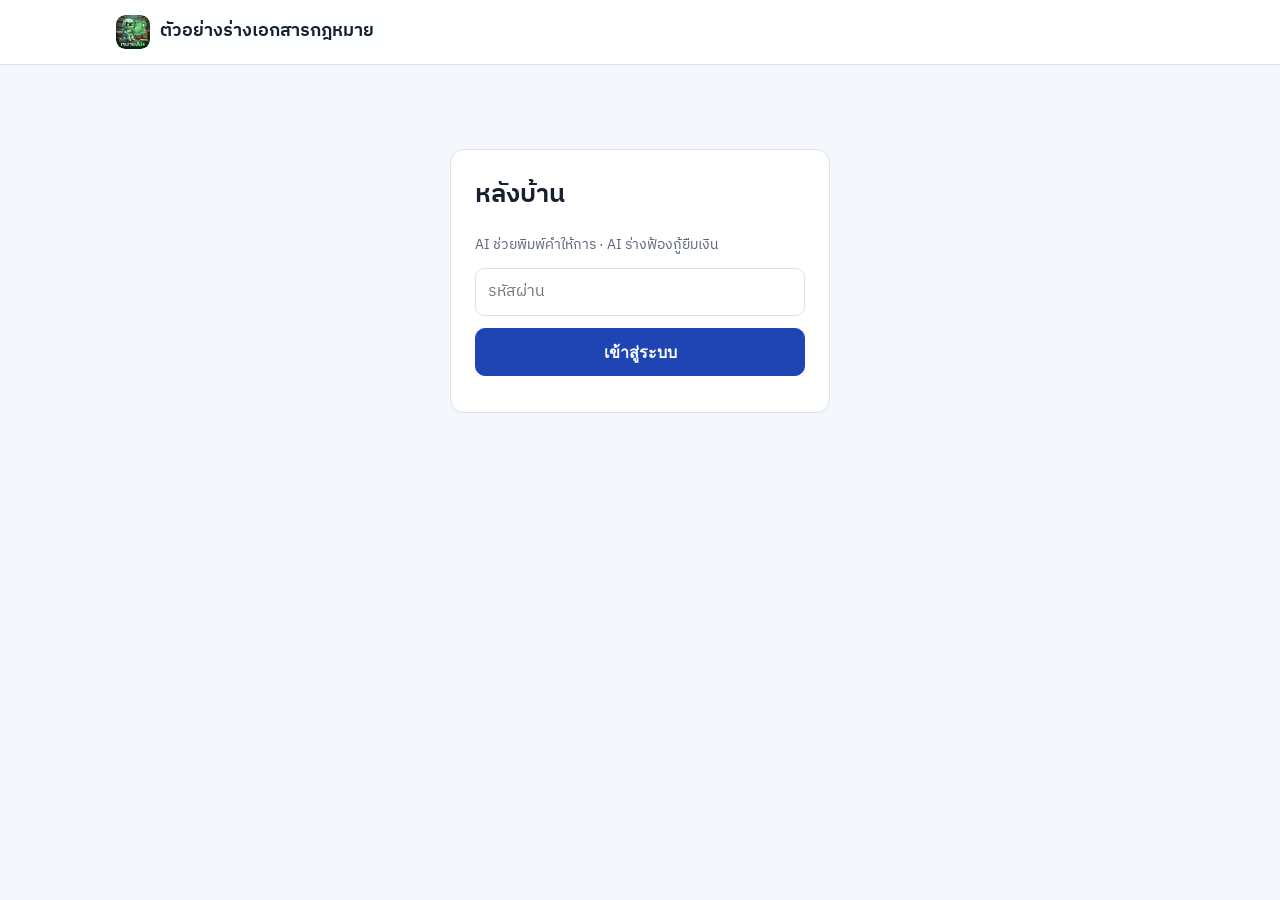
<file: answer/admin.html>
<!doctype html>
<html lang="th">
<head>
<meta charset="utf-8">
<meta name="viewport" content="width=device-width,initial-scale=1,viewport-fit=cover">
<meta name="robots" content="noindex,nofollow">
<title>หลังบ้าน AI ทนายความ</title>
<link rel="icon" href="../img/favicon.png">
<link rel="preconnect" href="https://fonts.googleapis.com">
<link rel="stylesheet" href="https://fonts.googleapis.com/css2?family=IBM+Plex+Sans+Thai:wght@400;500;600;700&display=swap">
<link rel="stylesheet" href="../style.css">
<style>
/* Layout: summary tiles, then settings, then two scrollable tables (users, jobs). */
.page{max-width:1180px;margin:0 auto;padding-inline:16px;padding-block:24px 56px;width:100%}
h1{margin:0 0 4px;font-size:26px;font-weight:600}
.muted{color:var(--muted);font-size:14px}
.login{max-width:380px;margin:60px auto;background:var(--panel);border:1px solid var(--line);border-radius:14px;padding:24px;display:flex;flex-direction:column;gap:12px}
input,select{font:inherit;font-size:16px;padding:10px 12px;border:1px solid var(--line);border-radius:9px;min-height:44px;background:#fff;color:var(--fg)}
.tiles{display:grid;grid-template-columns:repeat(auto-fill,minmax(170px,1fr));gap:12px;margin:18px 0}
.tile2{background:var(--panel);border:1px solid var(--line);border-radius:12px;padding:14px 16px}
.tile2 b{display:block;font-size:26px;font-weight:600;font-variant-numeric:tabular-nums;line-height:1.3}
.tile2 span{color:var(--muted);font-size:13px}
.box{background:var(--panel);border:1px solid var(--line);border-radius:12px;padding:16px;margin-top:16px}
.box h2{margin:0 0 10px;font-size:18px;font-weight:600}
.set{display:flex;flex-wrap:wrap;gap:12px 18px;align-items:flex-end}
.set label{display:flex;flex-direction:column;gap:4px;font-size:13px;color:var(--muted)}
.set input[type=number]{width:120px}
.switch{display:flex;align-items:center;gap:8px;font-size:15px;color:var(--fg)!important;flex-direction:row!important}
.switch input{width:22px;height:22px;min-height:0;accent-color:var(--ink)}
.tbl{overflow-x:auto;border:1px solid var(--line);border-radius:10px;margin-top:8px}
table{border-collapse:collapse;width:100%;font-size:14px;min-width:760px}
th,td{padding:8px 10px;border-bottom:1px solid var(--line);text-align:left;vertical-align:top;white-space:nowrap}
th{background:var(--bg);font-weight:600;position:sticky;top:0}
td.num{text-align:right;font-variant-numeric:tabular-nums}
.pill{display:inline-block;padding:1px 8px;border-radius:999px;font-size:12px;font-weight:600}
.pill.ok{background:var(--ok-soft);color:var(--ok)}.pill.bad{background:#fdecea;color:#8a1c12}.pill.mid{background:#fff4e5;color:#7a4300}
.mini{font:inherit;font-size:13px;padding:4px 10px;border-radius:7px;border:1px solid var(--line);background:#fff;cursor:pointer}
.err{color:#8a1c12;font-size:14px}
.mini.del{color:#8a1c12;border-color:#f0b4ae}.bar{display:flex;flex-wrap:wrap;gap:8px 12px;align-items:center;margin-top:8px}
th.ck,td.ck{width:34px;padding-right:0}.ck input{width:18px;height:18px;min-height:0;accent-color:var(--ink)}
.top{display:flex;flex-wrap:wrap;gap:10px;justify-content:space-between;align-items:center}
</style>
</head>
<body>
<header class="site-head"><div class="wrap"><a class="logo" href="/"><span class="logo-mark" style="background:none;padding:0;overflow:hidden"><img src="../img/logo.jpg" alt="ทนาย Ai+" style="width:100%;height:100%;object-fit:cover;display:block;border-radius:inherit"></span><span>ตัวอย่างร่างเอกสารกฎหมาย</span></a></div></header>
<main class="page">
  <form class="login" id="login">
    <h1>หลังบ้าน</h1>
    <span class="muted">AI ช่วยพิมพ์คำให้การ · AI ร่างฟ้องกู้ยืมเงิน</span>
    <input type="password" id="pw" placeholder="รหัสผ่าน" autocomplete="current-password">
    <button class="btn primary" type="submit">เข้าสู่ระบบ</button>
    <span class="err" id="loginErr"></span>
  </form>

  <div id="dash" hidden>
    <div class="top"><div><h1>หลังบ้าน · คำให้การ AI และร่างฟ้อง AI</h1><span class="muted" id="updated"></span></div>
      <div style="display:flex;gap:8px"><button class="btn" id="reload">รีเฟรช</button><button class="btn" id="logout">ออกจากระบบ</button></div></div>
    <div class="tiles" id="tiles"></div>

    <div class="box"><h2>ตั้งค่าการให้บริการ</h2>
      <div class="set">
        <label class="switch"><input type="checkbox" id="sOpen"> เปิดให้บริการ</label>
        <label>คดีต่อผู้ใช้ต่อวัน<input type="number" id="sUser" min="1"></label>
        <label>คดีรวมต่อวัน<input type="number" id="sTotal" min="1"></label>
        <button class="btn primary" id="saveSet">บันทึก</button>
        <span class="muted" id="model"></span>
      </div>
    </div>

    <div class="box"><h2>ทดสอบเทียบ Gemini กับ Claude (อ่านเอกสาร)</h2>
      <p class="muted" style="margin:0 0 8px">เลือกไฟล์คำฟ้องหรือเอกสารจริง ระบบให้ทั้งสองตัวอ่านแล้วแสดงช่องที่ต่างกัน ไม่นับโควตาผู้ใช้ แต่เสียค่า AI ทั้งสองตัว</p>
      <div class="set"><label>เอกสาร<select id="cmpKind"><option value="answer">คำฟ้อง (สำหรับคำให้การ)</option><option value="civil">สัญญากู้ (ฟ้องมโนสาเร่)</option><option value="general">เอกสารฟ้องแพ่งทั่วไป</option><option value="criminal">หลักฐานคดีอาญา</option></select></label>
        <input type="file" id="cmpFiles" accept="image/*,application/pdf" multiple><button class="btn primary" id="cmpBtn">เทียบ</button><span class="muted" id="cmpMsg"></span></div>
      <div id="cmpOut"></div>
    </div>

    <div class="box"><h2>ผู้ใช้งาน <span class="muted" id="uCount"></span></h2>
      <div class="bar"><input id="uq" placeholder="ค้นหาชื่อ เบอร์ LINE อีเมล" style="width:100%;max-width:360px"><button class="mini del" id="uDel" disabled>ลบที่เลือก</button></div>
      <div class="tbl"><table><thead><tr><th class="ck"><input type="checkbox" id="uAll" aria-label="เลือกทั้งหมด"></th><th>ลงทะเบียน</th><th>ชื่อ</th><th>โทร</th><th>LINE</th><th>อีเมล</th><th>สถานะผู้ใช้</th><th>จำนวนคดี</th><th>ใช้ล่าสุด</th><th></th></tr></thead><tbody id="users"></tbody></table></div>
    </div>

    <div class="box"><h2>งานล่าสุด</h2>
      <div class="bar"><button class="mini del" id="jDel" disabled>ลบที่เลือก</button><span class="muted" style="font-size:13px">ลบรายการงานวันนี้ จะคืนสิทธิ์ใช้งานของวันนี้ให้ผู้ใช้คนนั้นด้วย</span></div>
      <div class="tbl"><table><thead><tr><th class="ck"><input type="checkbox" id="jAll" aria-label="เลือกทั้งหมด"></th><th>เวลา</th><th>ผู้ใช้</th><th>ขั้นตอน</th><th>ศาล</th><th>ประเภท</th><th>เรื่อง</th><th>ไฟล์</th><th>token เข้า/ออก</th><th>ค่าใช้จ่าย (บาท)</th><th>วินาที</th><th>AI อ่าน</th><th>สถานะ</th><th></th></tr></thead><tbody id="jobs"></tbody></table></div>
    </div>
  </div>
</main>
<script src="config.js"></script>
<script>
(function(){
const $=id=>document.getElementById(id),API=(window.ANSWER_API||'').trim();
let pw='';try{pw=sessionStorage.getItem('ansAdmin')||''}catch(e){}
let DATA=null;
const fmt=d=>{if(!d)return'';const t=new Date(d);return isNaN(t)?'':t.toLocaleString('th-TH',{day:'numeric',month:'short',year:'2-digit',hour:'2-digit',minute:'2-digit'})};
const n=v=>(+v||0).toLocaleString('th-TH');
async function call(op,extra){
  if(!API)throw new Error('ยังไม่ได้ใส่ URL ระบบหลังบ้านใน config.js');
  const r=await fetch(API,{method:'POST',body:JSON.stringify(Object.assign({action:'admin',password:pw,op},extra||{}))});
  const j=await r.json();if(!j.ok)throw new Error(j.error||'ผิดพลาด');return j;
}
async function load(op,extra){
  try{DATA=await call(op||'stats',extra);$('login').hidden=true;$('dash').hidden=false;try{sessionStorage.setItem('ansAdmin',pw)}catch(e){}draw()}
  catch(e){$('loginErr').textContent=e.message;$('login').hidden=false;$('dash').hidden=true}
}
function cell(tr,v,cls){const td=document.createElement('td');if(cls)td.className=cls;if(v instanceof Node)td.append(v);else td.textContent=v==null?'':v;tr.append(td);return td}
const SEL={u:new Set(),j:new Set()};
function ck(tr,kind,id){const td=cell(tr,'','ck'),c=document.createElement('input');c.type='checkbox';c.checked=SEL[kind].has(id);c.setAttribute('aria-label','เลือก');
  c.onchange=()=>{c.checked?SEL[kind].add(id):SEL[kind].delete(id);selUi()};td.append(c)}
function selUi(){const su=SEL.u.size,sj=SEL.j.size;$('jAll').checked=!!DATA&&DATA.jobs.length>0&&DATA.jobs.every(j=>SEL.j.has(j.key));$('uDel').disabled=!su;$('uDel').textContent='ลบที่เลือก'+(su?' ('+n(su)+')':'');$('jDel').disabled=!sj;$('jDel').textContent='ลบที่เลือก'+(sj?' ('+n(sj)+')':'')}
async function del(kind,ids,label){if(!ids.length)return;
  if(!confirm(kind==='u'?'ลบรายชื่อผู้ใช้ '+label+' ?\nผู้ใช้ที่ถูกลบต้องลงทะเบียนใหม่ (ประวัติงานยังอยู่)':'ลบรายการงาน '+label+' ?\nลบแล้วกู้คืนไม่ได้'))return;
  await load(kind==='u'?'delUsers':'delJobs',{ids});ids.forEach(i=>SEL[kind].delete(i));selUi()}
function pill(t,c){const s=document.createElement('span');s.className='pill '+c;s.textContent=t;return s}
function draw(){
  const s=DATA.stats,st=DATA.settings;$('updated').textContent='ข้อมูล ณ '+fmt(new Date());
  const T=[['ผู้ใช้ทั้งหมด',n(s.users)],['ผู้ใช้ใหม่วันนี้',n(s.usersToday)],['คดีทั้งหมด',n(s.cases)],['คดีวันนี้',n(s.casesToday)],['ร่างคำให้การสำเร็จ',n(s.drafts)],['ผิดพลาด',n(s.errors)],['ค่า AI เดือนนี้ (บาท)',n(s.costMonth)],['ค่า AI รวม (บาท)',n(s.costAll)]];
  $('tiles').innerHTML='';T.forEach(([l,v])=>{const d=document.createElement('div');d.className='tile2';const b=document.createElement('b');b.textContent=v;const sp=document.createElement('span');sp.textContent=l;d.append(b,sp);$('tiles').append(d)});
  $('sOpen').checked=st.SERVICE_OPEN;$('sUser').value=st.LIMIT_USER_DAY;$('sTotal').value=st.LIMIT_TOTAL_DAY;$('model').textContent='ร่าง: '+st.MODEL+' · อ่านเอกสาร: '+(st.READER||'Claude');
  drawUsers();
  const jb=$('jobs');jb.innerHTML='';
  const keep=new Set(DATA.jobs.map(j=>j.key));[...SEL.j].forEach(k=>keep.has(k)||SEL.j.delete(k));
  DATA.jobs.forEach(j=>{const tr=document.createElement('tr');ck(tr,'j',j.key);cell(tr,fmt(j.time));cell(tr,j.userName);cell(tr,({extract:'อ่านคำฟ้อง',draft:'ร่างคำให้การ',c_extract:'ร่างฟ้อง: อ่านเอกสาร',c_start:'ร่างฟ้อง: กรอกเอง',a_start:'คำให้การ: กรอกเอง',n_check:'หนังสือ/สัญญา: ตรวจข้อมูล',n_draft:'หนังสือ/สัญญา: ร่าง',c_draft:'ร่างฟ้อง: ร่างคำฟ้อง'})[j.stage]||j.stage);cell(tr,j.court);cell(tr,j.caseType);cell(tr,j.matter);cell(tr,j.files||'','num');
    cell(tr,n(j.tokensIn)+' / '+n(j.tokensOut),'num');cell(tr,j.costTHB,'num');cell(tr,((+j.ms||0)/1000).toFixed(1),'num');cell(tr,j.engine==='gemini'?'Gemini':j.engine==='claude'?'Claude':'');
    cell(tr,pill(j.status==='ok'?'สำเร็จ':j.status==='unreadable'?'อ่านไม่ออก':j.status==='fallback'?'Gemini ไม่ผ่าน → Claude':'ผิดพลาด',j.status==='ok'?'ok':j.status==='unreadable'||j.status==='fallback'?'mid':'bad')).title=j.error||'';
    const x=document.createElement('button');x.className='mini del';x.textContent='ลบ';x.onclick=()=>del('j',[j.key],'นี้ ('+fmt(j.time)+' '+(j.userName||'')+')');cell(tr,x);jb.append(tr)});
  selUi();
}
function drawUsers(){
  const q=$('uq').value.trim().toLowerCase(),ub=$('users');ub.innerHTML='';
  const list=DATA.users.filter(u=>!q||[u.name,u.phone,u.line,u.email].join(' ').toLowerCase().includes(q));
  $('uCount').textContent='('+n(list.length)+')';
  const keep=new Set(DATA.users.map(u=>u.userId));[...SEL.u].forEach(k=>keep.has(k)||SEL.u.delete(k));
  $('uAll').checked=list.length>0&&list.every(u=>SEL.u.has(u.userId));
  list.forEach(u=>{const tr=document.createElement('tr');ck(tr,'u',u.userId);cell(tr,fmt(u.createdAt));cell(tr,u.name);cell(tr,u.phone);cell(tr,u.line);cell(tr,u.email);cell(tr,u.role);cell(tr,n(u.jobs),'num');cell(tr,fmt(u.lastUsedAt));
    const blocked=u.blocked===true||u.blocked==='TRUE';const b=document.createElement('button');b.className='mini';b.textContent=blocked?'ปลดระงับ':'ระงับ';
    b.onclick=()=>load('block',{userId:u.userId,blocked:!blocked});const td=cell(tr,'');if(blocked)td.append(pill('ถูกระงับ','bad'),' ');const x=document.createElement('button');x.className='mini del';x.textContent='ลบ';x.onclick=()=>del('u',[u.userId],u.name||'');td.append(b,' ',x);ub.append(tr)});
  selUi();
}
$('uq').addEventListener('input',()=>DATA&&drawUsers());
$('uAll').onchange=e=>{const q=$('uq').value.trim().toLowerCase();DATA.users.filter(u=>!q||[u.name,u.phone,u.line,u.email].join(' ').toLowerCase().includes(q)).forEach(u=>e.target.checked?SEL.u.add(u.userId):SEL.u.delete(u.userId));drawUsers()};
$('jAll').onchange=e=>{DATA.jobs.forEach(j=>e.target.checked?SEL.j.add(j.key):SEL.j.delete(j.key));draw()};
$('uDel').onclick=()=>del('u',[...SEL.u],n(SEL.u.size)+' คน');
$('jDel').onclick=()=>del('j',[...SEL.j],n(SEL.j.size)+' รายการ');
$('login').addEventListener('submit',e=>{e.preventDefault();pw=$('pw').value;$('loginErr').textContent='กำลังเข้าสู่ระบบ…';load()});
$('reload').onclick=()=>load();
$('logout').onclick=()=>{pw='';try{sessionStorage.removeItem('ansAdmin')}catch(e){}$('dash').hidden=true;$('login').hidden=false;$('pw').value='';$('loginErr').textContent=''};
$('saveSet').onclick=()=>load('settings',{settings:{SERVICE_OPEN:$('sOpen').checked,LIMIT_USER_DAY:+$('sUser').value,LIMIT_TOTAL_DAY:+$('sTotal').value}});
/* ---------- Gemini vs Claude ---------- */
const b64=buf=>{let s='';const u=new Uint8Array(buf);for(let i=0;i<u.length;i+=0x8000)s+=String.fromCharCode.apply(null,u.subarray(i,i+0x8000));return btoa(s)};
async function readF(f){if(/pdf$/i.test(f.type)||/\.pdf$/i.test(f.name))return{mime:'application/pdf',data:b64(await f.arrayBuffer())};
  const img=new Image(),u=URL.createObjectURL(f);img.src=u;await img.decode();const sc=Math.min(1,1500/Math.max(img.naturalWidth,img.naturalHeight)),c=document.createElement('canvas');
  c.width=Math.round(img.naturalWidth*sc);c.height=Math.round(img.naturalHeight*sc);const g=c.getContext('2d');g.fillStyle='#fff';g.fillRect(0,0,c.width,c.height);g.drawImage(img,0,0,c.width,c.height);URL.revokeObjectURL(u);
  return{mime:'image/jpeg',data:c.toDataURL('image/jpeg',.85).split(',')[1]}}
const flat=(o,p,out)=>{out=out||{};if(Array.isArray(o))o.forEach((v,i)=>flat(v,p+'['+(i+1)+']',out));else if(o&&typeof o==='object')Object.keys(o).forEach(k=>flat(o[k],p?p+'.'+k:k,out));else out[p]=o==null?'':String(o);return out};
const norm=v=>String(v||'').replace(/[๐-๙]/g,c=>'๐๑๒๓๔๕๖๗๘๙'.indexOf(c)).replace(/\s+/g,' ').trim();
$('cmpBtn').onclick=async()=>{const fs=[...$('cmpFiles').files];if(!fs.length){$('cmpMsg').textContent='เลือกไฟล์ก่อน';return}
  $('cmpBtn').disabled=true;$('cmpMsg').textContent='กำลังให้ทั้งสองตัวอ่าน… ประมาณ 30–90 วินาที';$('cmpOut').innerHTML='';
  try{const r=await call('compare',{kind:$('cmpKind').value,files:await Promise.all(fs.map(readF))});
    const G=r.gemini,C=r.claude,box=$('cmpOut');
    const sum=(t,x)=>{const d=document.createElement('p');d.textContent=t+': '+(x.ok?('token '+n(x.usage.input_tokens)+' / '+n(x.usage.output_tokens)+' · '+x.costTHB+' บาท · '+(x.ms/1000).toFixed(1)+' วิ'+(x.badIds&&x.badIds.length?' · เลขบัตรไม่ผ่านการตรวจ '+x.badIds.length:'')+(x.data?'':' · ตอบไม่เป็น JSON')):'ผิดพลาด '+x.error);box.append(d)};
    sum('Gemini ('+r.model+')',G);sum('Claude',C);
    const a=flat(G.data||{},''),b=flat(C.data||{},''),keys=[...new Set([...Object.keys(b),...Object.keys(a)])];
    const diff=keys.filter(k=>norm(a[k])!==norm(b[k]));
    const h=document.createElement('p');h.innerHTML='<b>ตรงกัน '+(keys.length-diff.length)+' ช่อง · ต่างกัน '+diff.length+' ช่อง</b>';box.append(h);
    if(diff.length){const t=document.createElement('div');t.className='tbl';const tb=document.createElement('table');tb.innerHTML='<thead><tr><th>ช่อง</th><th>Gemini</th><th>Claude</th></tr></thead>';const bd=document.createElement('tbody');
      diff.forEach(k=>{const tr=document.createElement('tr');cell(tr,k);cell(tr,a[k]==null?'(ไม่มี)':a[k]);cell(tr,b[k]==null?'(ไม่มี)':b[k]);bd.append(tr)});tb.append(bd);t.append(tb);box.append(t)}
    $('cmpMsg').textContent='เสร็จแล้ว';
  }catch(e){$('cmpMsg').textContent=e.message}finally{$('cmpBtn').disabled=false}};
if(pw)load();
})();
</script>
</body>
</html>
</file>
<file: style.css>
/* lawyerthaiai.com — shared look for the hub page and future apps.
   Layout: bright paper-white ground, one blue ink accent; hero = headline + byline beside a stack of paper sheets. */
:root{
  --bg:#f4f7fb; --panel:#ffffff; --fg:#17202e; --muted:#5b6678; --line:#d9e0ea;
  --ink:#1f45b5; --ink-deep:#16328a; --ink-fg:#ffffff; --ink-soft:#e8eefc;
  --ok:#137a4b; --ok-soft:#e3f4ea;
  --ui:"IBM Plex Sans Thai",system-ui,-apple-system,"Segoe UI",sans-serif;
  --display:"Noto Serif Thai","IBM Plex Sans Thai",Georgia,serif;
  color-scheme:light;
}
*{box-sizing:border-box}
[hidden]{display:none!important}
html{-webkit-text-size-adjust:100%;text-size-adjust:100%;scroll-behavior:smooth}
body{margin:0;min-height:100vh;display:flex;flex-direction:column;background:var(--bg);color:var(--fg);font-family:var(--ui);font-size:16px;line-height:1.65}
a{color:var(--ink)}
img{max-width:100%}
.wrap{width:100%;max-width:1080px;margin:0 auto;padding-inline:16px}
.site-head{background:rgba(255,255,255,.92);backdrop-filter:saturate(1.4) blur(8px);-webkit-backdrop-filter:saturate(1.4) blur(8px);border-bottom:1px solid var(--line);position:sticky;top:0;z-index:10}
.site-head .wrap{display:flex;align-items:center;gap:16px;min-height:64px}
.logo{display:flex;align-items:center;gap:10px;text-decoration:none;color:var(--fg);font-weight:600;font-size:18px;margin-right:auto}
.logo-mark{width:34px;height:34px;border-radius:9px;background:var(--ink);color:#fff;display:grid;place-items:center;font-size:13px;font-weight:700;letter-spacing:.02em}
.logo small{color:var(--muted);font-weight:400;font-size:14px}
.nav{display:flex;gap:4px}
.nav a{text-decoration:none;color:var(--fg);font-size:15px;padding:8px 12px;border-radius:8px}
.nav a:hover{background:var(--ink-soft);color:var(--ink)}
.hero{background:linear-gradient(180deg,#ffffff 0%,var(--bg) 100%);border-bottom:1px solid var(--line)}
.hero .wrap{display:grid;grid-template-columns:minmax(0,1.15fr) minmax(0,.85fr);gap:40px;align-items:center;padding-block:56px 60px}
.eyebrow{display:inline-block;font-size:13px;letter-spacing:.04em;color:var(--ink);font-weight:600;background:var(--ink-soft);padding:4px 12px;border-radius:999px}
.hero h1{margin:16px 0 0;font-family:var(--display);font-size:clamp(30px,5vw,48px);line-height:1.3;font-weight:700;text-wrap:balance}
.hero h1 em{font-style:normal;color:var(--ink)}
.lead{margin:16px 0 0;color:var(--muted);font-size:18px;max-width:52ch}
.cta{display:flex;flex-wrap:wrap;gap:10px;margin-top:26px}
.btn{display:inline-flex;align-items:center;justify-content:center;gap:8px;min-height:48px;padding:10px 20px;border-radius:10px;font-weight:600;font-size:16px;text-decoration:none;border:1px solid var(--line);background:var(--panel);color:var(--fg)}
.btn.primary{background:var(--ink);border-color:var(--ink);color:#fff}
.btn.primary:hover{background:var(--ink-deep)}
.btn:focus-visible{outline:2px solid var(--ink);outline-offset:2px}
.byline{display:flex;align-items:center;gap:12px;margin-top:30px;padding-top:22px;border-top:1px solid var(--line);max-width:52ch}
.avatar{flex:none;border-radius:50%;background:var(--ink);color:#fff;display:grid;place-items:center;font-weight:700;overflow:hidden;position:relative}
.avatar img{position:absolute;inset:0;width:100%;height:100%;object-fit:cover}
.byline .avatar{width:48px;height:48px;font-size:15px}
.byline b{display:block;font-size:16px}
.byline > div > span{display:block;color:var(--muted);font-size:14px;line-height:1.45}
.papers{position:relative;height:340px;max-width:100%}
.sheet{position:absolute;width:56%;aspect-ratio:210/297;background:#fff;border:1px solid var(--line);border-radius:6px;box-shadow:0 8px 28px rgba(23,32,46,.10);padding:8% 9%;display:flex;flex-direction:column;gap:9px}
.sheet i{display:block;height:5px;border-radius:3px;background:#e3e8f0}
.sheet i.s{width:55%}.sheet i.m{width:78%}.sheet i.t{width:40%;height:7px;background:#cfd8e6;margin-bottom:6px}
.sheet i.fill{background:var(--ink);opacity:.55;width:62%}
.sheet.a{left:6%;top:6%;transform:rotate(-7deg)}
.sheet.b{left:22%;top:0;transform:rotate(3deg)}
.sheet.c{left:38%;top:8%;transform:rotate(-1.5deg);z-index:2}
.sig{margin-top:auto;align-self:flex-end;width:50%;height:auto}
.stamp{position:absolute;right:0;bottom:4%;z-index:3;background:var(--ok);color:#fff;font-weight:700;font-size:14px;padding:8px 14px;border-radius:10px;transform:rotate(-6deg);box-shadow:0 6px 18px rgba(19,122,75,.3)}
.points{display:grid;grid-template-columns:repeat(3,minmax(0,1fr));gap:12px;padding-block:28px 6px}
.point{display:flex;gap:12px;align-items:flex-start;padding:16px;background:var(--panel);border:1px solid var(--line);border-radius:12px;min-width:0}
.point svg{flex:none;width:26px;height:26px;color:var(--ink)}
.point b{display:block;font-size:16px}
.point span{display:block;color:var(--muted);font-size:14px;line-height:1.5}
.sec-head{display:flex;align-items:baseline;justify-content:space-between;gap:12px;padding-block:36px 14px}
.sec-head h2{margin:0;font-family:var(--display);font-size:clamp(24px,3.4vw,30px);font-weight:700}
.sec-head span{color:var(--muted);font-size:15px}
.bar{display:flex;flex-wrap:wrap;gap:10px;align-items:center;padding-block:0 18px}
.search{flex:1 1 240px;min-width:0;font:inherit;font-size:16px;padding:10px 14px;min-height:46px;border:1px solid var(--line);border-radius:10px;background:var(--panel);color:var(--fg)}
.search:focus-visible{outline:2px solid var(--ink);outline-offset:1px}
.chips{display:flex;flex-wrap:wrap;gap:8px}
.chip{font:inherit;font-size:14px;min-height:40px;padding:6px 14px;border-radius:999px;border:1px solid var(--line);background:var(--panel);color:var(--fg);cursor:pointer}
.chip[aria-pressed="true"]{background:var(--ink-soft);border-color:var(--ink);color:var(--ink)}
.chip:focus-visible{outline:2px solid var(--ink);outline-offset:2px}
.grid{display:grid;grid-template-columns:repeat(auto-fill,minmax(270px,1fr));gap:16px}
.card{display:flex;flex-direction:column;gap:12px;padding:20px;background:var(--panel);border:1px solid var(--line);border-radius:14px;text-decoration:none;color:var(--fg);min-width:0;transition:border-color .15s,box-shadow .15s,transform .15s}
a.card:hover{border-color:var(--ink);box-shadow:0 8px 24px rgba(31,69,181,.12);transform:translateY(-2px)}
a.card:focus-visible{outline:2px solid var(--ink);outline-offset:2px}
.card-top{display:flex;align-items:center;gap:12px}
.tile{flex:none;width:50px;height:50px;border-radius:13px;display:grid;place-items:center;font-weight:700;font-size:14px;color:#fff;letter-spacing:.02em}
.card h3{margin:0;font-size:19px;font-weight:600;line-height:1.35}
.card p{margin:0;color:var(--muted);font-size:15px;flex:1}
.tags{display:flex;flex-wrap:wrap;gap:6px}
.tag{font-size:12px;padding:2px 10px;border-radius:999px;background:var(--bg);color:var(--muted);border:1px solid var(--line)}
.tag.new{background:var(--ok-soft);color:var(--ok);border-color:transparent;font-weight:600}
.go{font-weight:600;color:var(--ink);font-size:15px}
.empty{grid-column:1/-1;padding:28px;text-align:center;color:var(--muted);background:var(--panel);border:1px dashed var(--line);border-radius:12px}
.about{margin-block:48px 56px;background:var(--panel);border:1px solid var(--line);border-radius:16px;padding:28px;display:grid;grid-template-columns:auto minmax(0,1fr);gap:24px;align-items:center}
.about .avatar{width:112px;height:112px;font-size:30px;box-shadow:0 0 0 6px var(--ink-soft)}
.about small{color:var(--ink);font-weight:600;font-size:13px;letter-spacing:.06em}
.about h2{margin:4px 0 0;font-family:var(--display);font-size:26px;font-weight:700;line-height:1.3}
.about .full{font-size:16px;margin-top:2px}
.about .role{color:var(--muted);font-size:15px}
.about p{margin:12px 0 0;max-width:62ch}
.links{display:flex;flex-wrap:wrap;gap:8px;margin-top:14px}
.links a{font-size:14px;padding:6px 14px;border-radius:999px;border:1px solid var(--line);text-decoration:none;color:var(--fg)}
.links a:hover{border-color:var(--ink);color:var(--ink)}
.site-foot{margin-top:auto;border-top:1px solid var(--line);background:var(--panel);color:var(--muted);font-size:14px}
.site-foot .wrap{padding-block:20px;display:flex;flex-wrap:wrap;gap:8px 20px;justify-content:space-between}
@media (max-width:820px){
  .hero .wrap{grid-template-columns:1fr;gap:8px;padding-block:28px 40px}
  .papers{display:none}
  .points{grid-template-columns:1fr}
  .nav{display:none}
}
@media (max-width:560px){
  .about{grid-template-columns:1fr;text-align:center;justify-items:center;padding:24px 18px}
  .about p{text-align:left}
  .links{justify-content:center}
  .lead{font-size:17px}
}
@media (prefers-reduced-motion:reduce){.card{transition:none}html{scroll-behavior:auto}}
</file>
